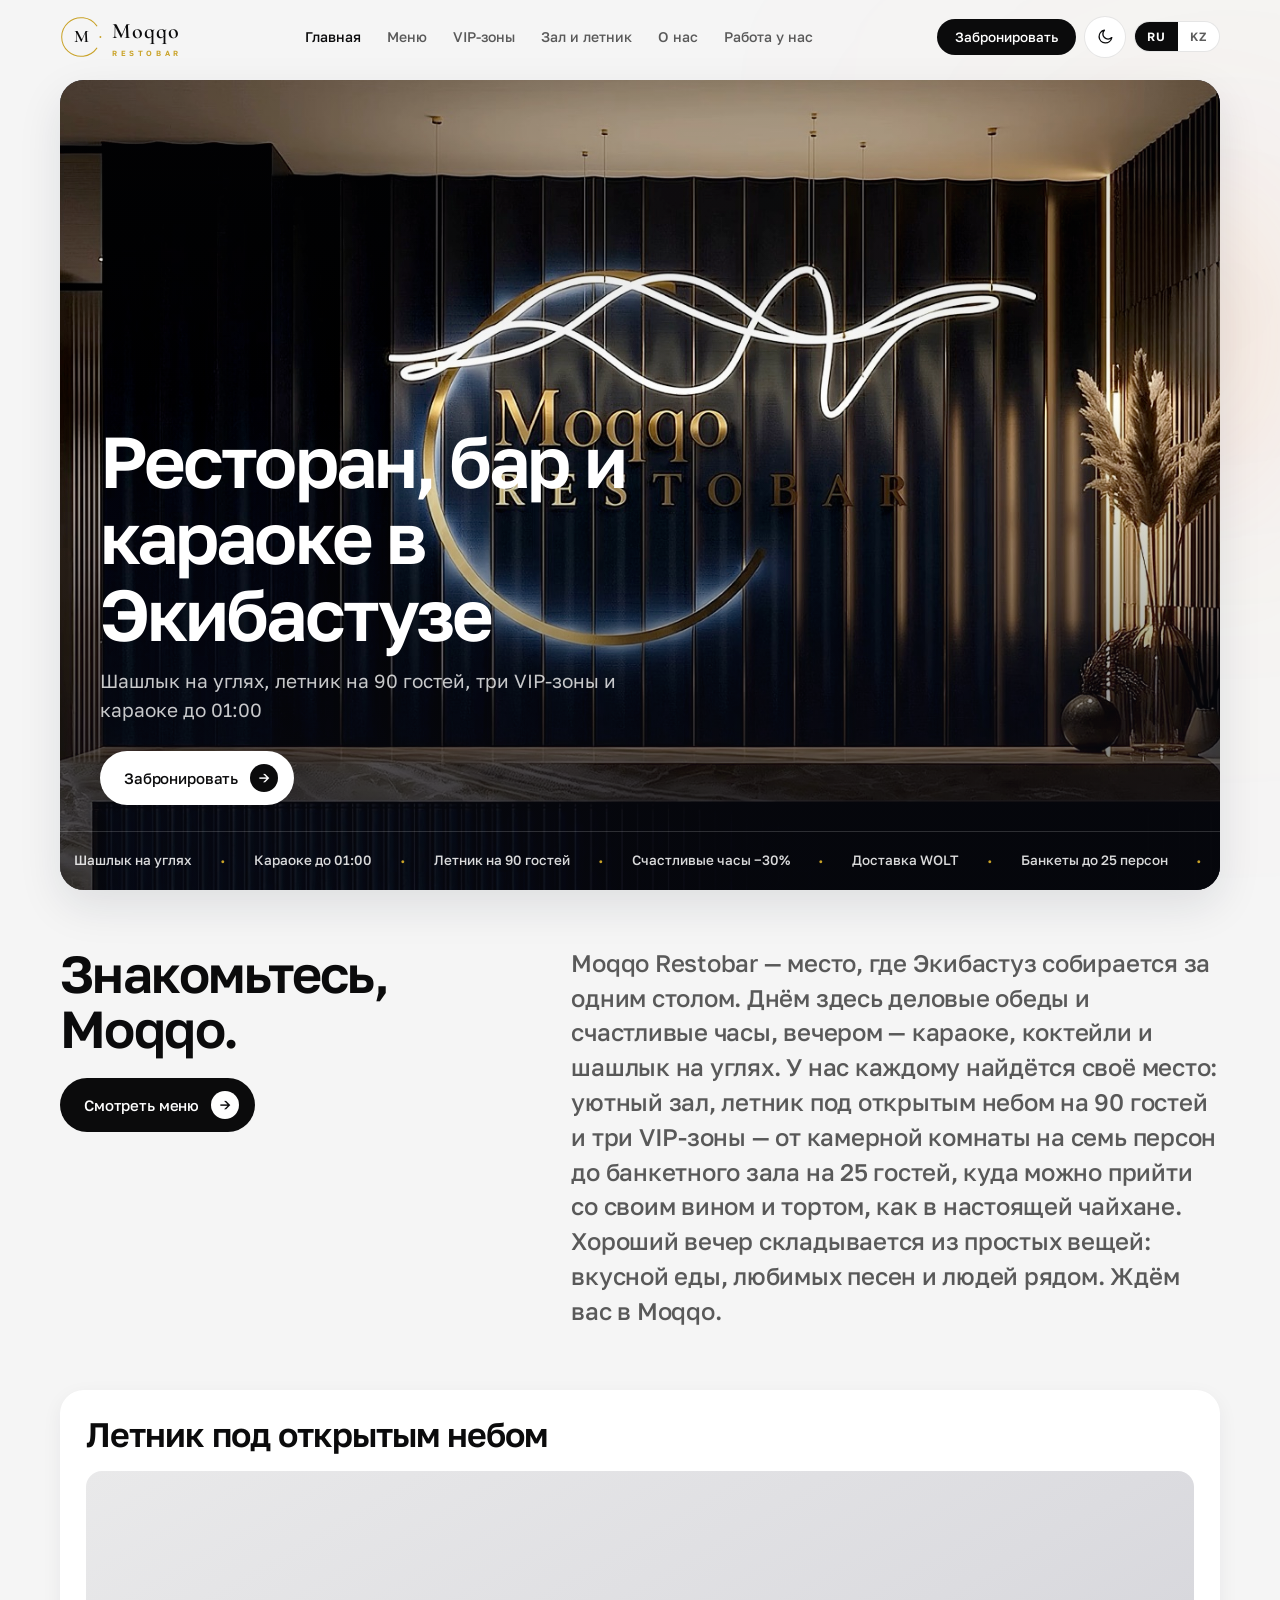
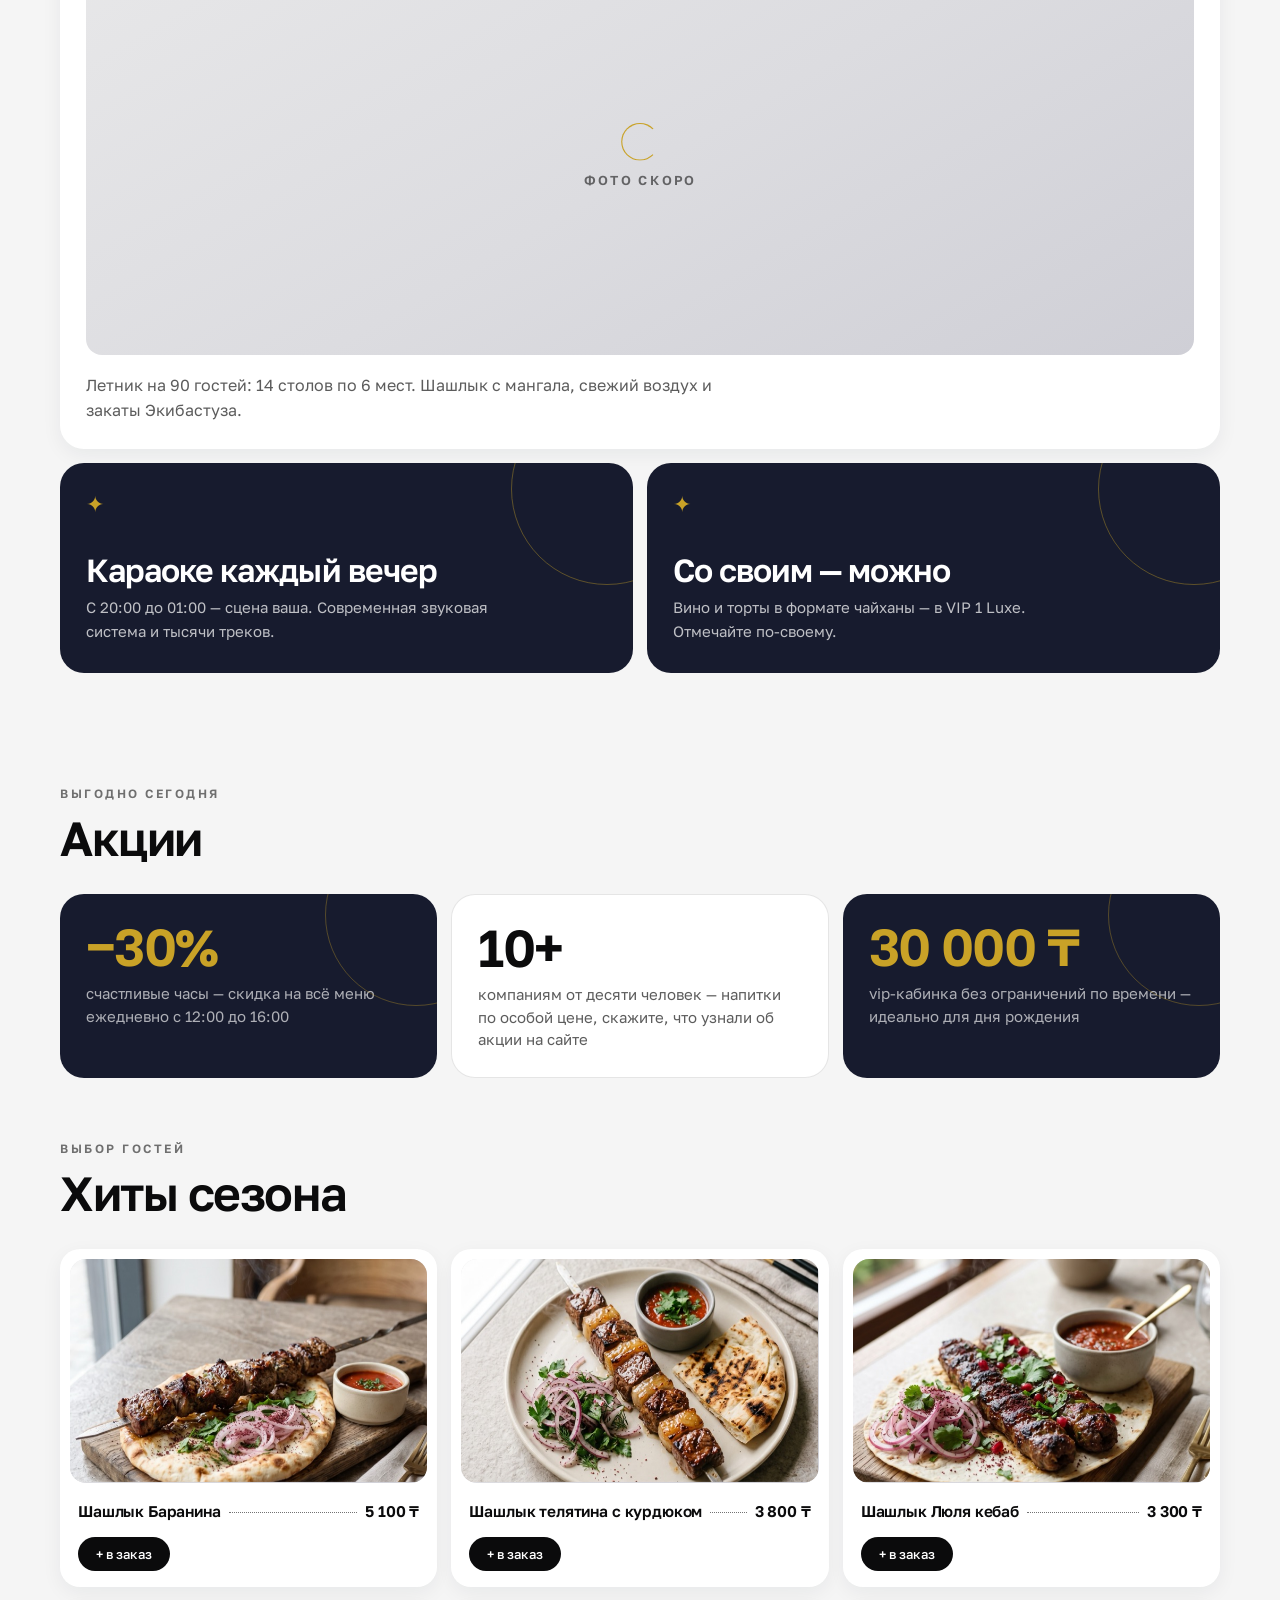
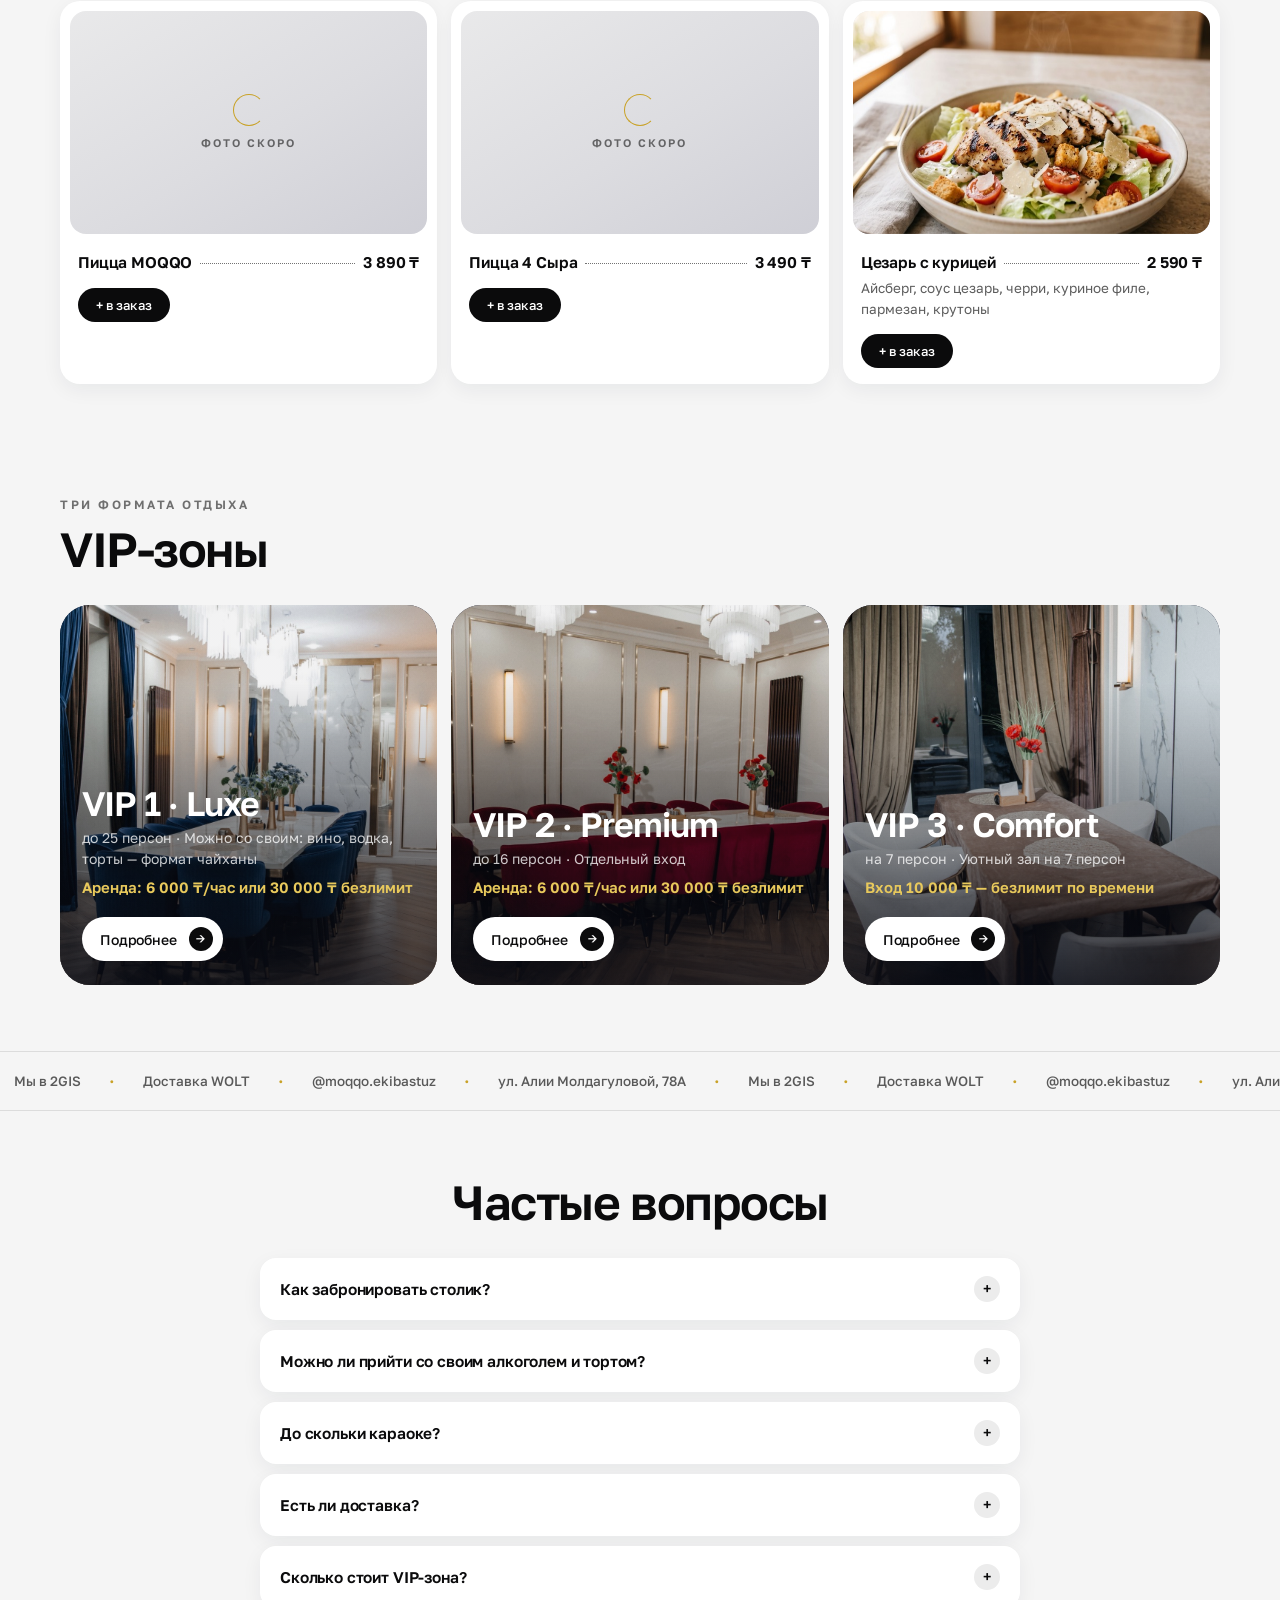
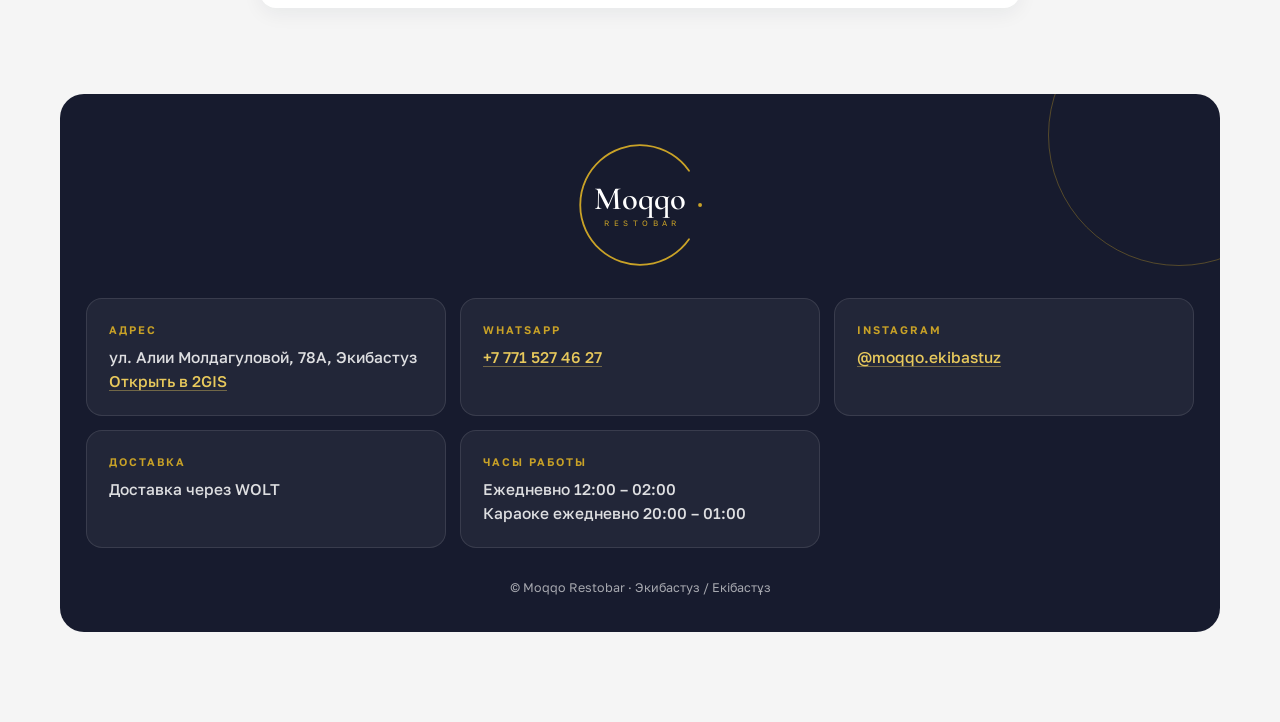
<file: index.html>
<!DOCTYPE html>
<html lang="ru">
<head>
<meta charset="utf-8">
<meta name="viewport" content="width=device-width, initial-scale=1, viewport-fit=cover">
<title>Moqqo Restobar — Экибастуз | Шашлык на углях, караоке, VIP-зоны</title>
<meta name="description" content="Moqqo Restobar в Экибастузе: шашлык на углях, караоке до 01:00, три VIP-зоны и летник на 90 гостей. Ул. Алии Молдагуловой, 78А.">
<meta name="theme-color" content="#f5f5f5">
<script>(function(){try{var t=localStorage.getItem("moqqo_theme");if(!t){t=window.matchMedia&&matchMedia("(prefers-color-scheme: dark)").matches?"dark":"light"}document.documentElement.dataset.theme=t;var m=document.querySelector('meta[name="theme-color"]');if(m)m.content=t==="dark"?"#0e1126":"#f5f5f5"}catch(e){}})();</script>
<link rel="manifest" href="manifest.webmanifest">
<link rel="icon" type="image/png" href="img/icon-192.png">
<link rel="apple-touch-icon" href="img/icon-192.png">
<link rel="preconnect" href="https://fonts.googleapis.com">
<link rel="preconnect" href="https://fonts.gstatic.com" crossorigin>
<link href="https://fonts.googleapis.com/css2?family=Cormorant+Garamond:wght@600&family=Golos+Text:wght@400;500;600&display=swap" rel="stylesheet">
<link rel="stylesheet" href="css/style.css">
</head>
<body data-page="home">
<div class="lamp-layer" aria-hidden="true">
  <div class="lamp-rig" id="lampRig">
    <div class="lamp-wash"></div>
    <div class="lamp-halo"></div>
    <div class="lamp-core"></div>
    <div class="lamp-bar"></div>
  </div>
</div>
<header class="site-header">
  <div class="wrap header-in">
    <a class="brand" href="index.html" aria-label="Moqqo Restobar — на главную">
      <svg viewBox="0 0 100 100" xmlns="http://www.w3.org/2000/svg" aria-hidden="true">
  <path d="M87.7 23.6 A46 46 0 1 0 87.7 76.4" fill="none" stroke="#c9a227" stroke-width="2.4" stroke-linecap="round"/>
  <circle cx="96.2" cy="50" r="2.2" fill="#c9a227"/>
  <text x="50" y="62" text-anchor="middle" font-family="Cormorant Garamond, Georgia, serif" font-size="42" font-weight="600" fill="currentColor">M</text>
</svg>
      <span class="brand-name">Moqqo<span class="brand-sub">Restobar</span></span>
    </a>
    <nav class="main-nav" id="mainNav">
      <a href="index.html" class="active" data-i18n="nav.home"></a>
      <a href="menu.html" data-i18n="nav.menu"></a>
      <a href="vip.html" data-i18n="nav.vip"></a>
      <a href="hall.html" data-i18n="nav.hall"></a>
      <a href="about.html" data-i18n="nav.about"></a>
      <a href="jobs.html" data-i18n="nav.jobs"></a>
      <button class="nav-theme" data-theme-toggle><span data-theme-label></span></button>
    </nav>
    <div class="header-right">
      <a class="book-pill" data-book-wa href="#" target="_blank" rel="noopener" data-i18n="btn.bookShort"></a>
      <button class="theme-btn" data-theme-toggle aria-label="Переключить тему">
        <svg class="icon-moon" viewBox="0 0 24 24" fill="none" stroke="currentColor" stroke-width="1.8" stroke-linecap="round" stroke-linejoin="round" aria-hidden="true"><path d="M21 12.8A8.5 8.5 0 1 1 11.2 3a6.8 6.8 0 0 0 9.8 9.8z"/></svg>
        <svg class="icon-sun" viewBox="0 0 24 24" fill="none" stroke="currentColor" stroke-width="1.8" stroke-linecap="round" aria-hidden="true"><circle cx="12" cy="12" r="4"/><path d="M12 2v2M12 20v2M4.9 4.9l1.4 1.4M17.7 17.7l1.4 1.4M2 12h2M20 12h2M4.9 19.1l1.4-1.4M17.7 6.3l1.4-1.4"/></svg>
      </button>
      <div class="lang-switch" role="group" aria-label="Язык">
        <button class="lang-btn" data-lang="ru">RU</button>
        <button class="lang-btn" data-lang="kz">KZ</button>
      </div>
      <button class="burger" id="burger" aria-label="Меню навигации"><span></span><span></span><span></span></button>
    </div>
  </div>
</header>

<!-- Hero: карточка с медиа (img/hero.mp4 → img/hero.jpg → заглушка) -->
<section class="hero-fin">
  <div class="wrap">
    <div class="hero-card">
      <div class="hero-media" id="heroMedia"><div class="hero-fallback"><svg viewBox="0 0 100 100" xmlns="http://www.w3.org/2000/svg" role="img" aria-label="Moqqo Restobar">
  <path d="M87.7 23.6 A46 46 0 1 0 87.7 76.4" fill="none" stroke="#c9a227" stroke-width="1.4" stroke-linecap="round"/>
  <circle cx="96.2" cy="50" r="1.5" fill="#c9a227"/>
  <text x="50" y="54" text-anchor="middle" font-family="Cormorant Garamond, Georgia, serif" font-size="25" font-weight="600" fill="currentColor">Moqqo</text>
  <text x="52" y="66" text-anchor="middle" font-family="Golos Text, sans-serif" font-size="6" letter-spacing="3.4" fill="#c9a227">RESTOBAR</text>
</svg></div></div>
      <div class="hero-overlay">
        <h1 data-site="heroTitle"></h1>
        <p class="hero-sub" data-site="heroSub"></p>
        <a class="btn btn-on-photo" data-book-wa href="#" target="_blank" rel="noopener"><span data-i18n="btn.bookShort"></span><span class="arr">→</span></a>
      </div>
      <div class="marquee"><div class="marquee-track" data-marquee="marquee1"></div></div>
    </div>
  </div>
</section>

<!-- Знакомьтесь, Moqqo. -->
<section class="section">
  <div class="wrap about-split">
    <div>
      <h2 data-i18n="sec.about"></h2>
      <a class="btn" href="menu.html"><span data-i18n="btn.viewMenu"></span><span class="arr">→</span></a>
    </div>
    <p class="lead" data-site="about"></p>
  </div>
</section>

<!-- Сетка: широкая карточка летника + две тёмные -->
<section class="section" style="padding-top:6px">
  <div class="wrap cards-grid" id="homeCards"></div>
</section>

<!-- Акции -->
<section class="section">
  <div class="wrap">
    <div class="sec-head"><p class="eyebrow" data-i18n="sec.promosSub"></p><h2 data-i18n="sec.promos"></h2></div>
    <div class="promo-grid" data-promos></div>
  </div>
</section>

<!-- Хиты сезона -->
<section class="section" style="padding-top:6px">
  <div class="wrap">
    <div class="sec-head"><p class="eyebrow" data-i18n="sec.hitsSub"></p><h2 data-i18n="sec.hits"></h2></div>
    <div class="dish-grid" id="hitsGrid"></div>
  </div>
</section>

<!-- VIP-зоны -->
<section class="section">
  <div class="wrap">
    <div class="sec-head"><p class="eyebrow" data-i18n="sec.vipSub"></p><h2 data-i18n="sec.vip"></h2></div>
    <div class="vip-preview" id="vipPreview"></div>
  </div>
</section>

<!-- Вторая бегущая строка -->
<div class="marquee-band"><div class="marquee slow"><div class="marquee-track" data-marquee="marquee2"></div></div></div>

<!-- FAQ -->
<section class="section">
  <div class="wrap">
    <div class="sec-head center"><h2 data-i18n="sec.faq"></h2></div>
    <div class="faq-list" id="faqList"></div>
  </div>
</section>

<footer class="site-footer">
  <div class="wrap"><div class="foot-card">
    <div class="foot-logo"><svg viewBox="0 0 100 100" xmlns="http://www.w3.org/2000/svg" role="img" aria-label="Moqqo Restobar">
  <path d="M87.7 23.6 A46 46 0 1 0 87.7 76.4" fill="none" stroke="#c9a227" stroke-width="1.4" stroke-linecap="round"/>
  <circle cx="96.2" cy="50" r="1.5" fill="#c9a227"/>
  <text x="50" y="53" text-anchor="middle" font-family="Cormorant Garamond, Georgia, serif" font-size="25" font-weight="600" fill="currentColor">Moqqo</text>
  <text x="52" y="66" text-anchor="middle" font-family="Golos Text, sans-serif" font-size="6" letter-spacing="3.4" fill="#c9a227">RESTOBAR</text>
</svg></div>
    <div class="foot-grid" data-contacts></div>
    <p class="copyright">© Moqqo Restobar · Экибастуз / Екібастұз</p>
  </div></div>
</footer>

<a class="cart-fab" id="cartFab" href="cart.html" aria-label="Корзина">
  <svg viewBox="0 0 24 24" fill="none" stroke="currentColor" stroke-width="1.8" stroke-linecap="round" stroke-linejoin="round" aria-hidden="true"><circle cx="9" cy="21" r="1.4"/><circle cx="19" cy="21" r="1.4"/><path d="M2.5 3h2l2.6 12.5a1.6 1.6 0 0 0 1.6 1.3h9.7a1.6 1.6 0 0 0 1.6-1.3L22 7H6"/></svg>
  <span class="fab-count">0</span>
</a>

<script src="js/data/menu-data.js"></script>
<script src="js/data/hits-data.js"></script>
<script src="js/data/promos-data.js"></script>
<script src="js/data/vip-data.js"></script>
<script src="js/data/site-data.js"></script>
<script src="js/i18n.js"></script>
<script src="js/app.js"></script>
<script src="js/menu.js"></script>
</body>
</html>
</file>
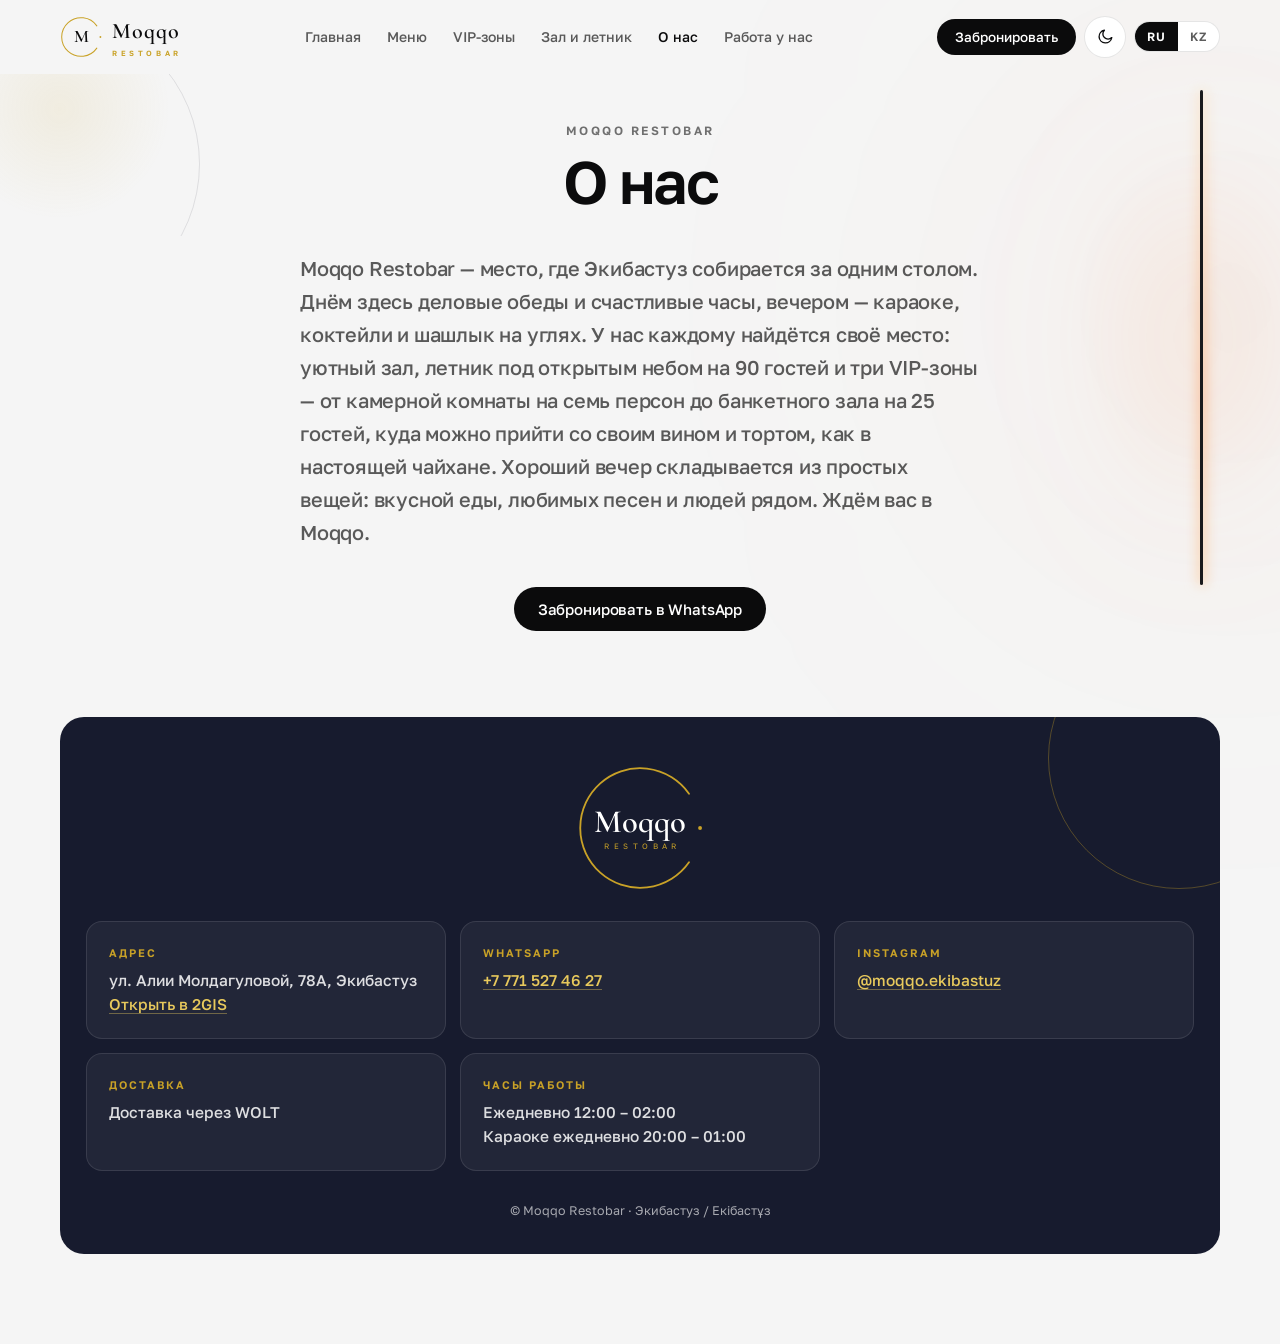
<file: about.html>
<!DOCTYPE html>
<html lang="ru">
<head>
<meta charset="utf-8">
<meta name="viewport" content="width=device-width, initial-scale=1, viewport-fit=cover">
<title>О нас — Moqqo Restobar, Экибастуз</title>
<meta name="description" content="Moqqo Restobar — место, где Экибастуз собирается за одним столом.">
<meta name="theme-color" content="#f5f5f5">
<script>(function(){try{var t=localStorage.getItem("moqqo_theme");if(!t){t=window.matchMedia&&matchMedia("(prefers-color-scheme: dark)").matches?"dark":"light"}document.documentElement.dataset.theme=t;var m=document.querySelector('meta[name="theme-color"]');if(m)m.content=t==="dark"?"#0e1126":"#f5f5f5"}catch(e){}})();</script>
<link rel="manifest" href="manifest.webmanifest">
<link rel="icon" type="image/png" href="img/icon-192.png">
<link rel="apple-touch-icon" href="img/icon-192.png">
<link rel="preconnect" href="https://fonts.googleapis.com">
<link rel="preconnect" href="https://fonts.gstatic.com" crossorigin>
<link href="https://fonts.googleapis.com/css2?family=Cormorant+Garamond:wght@600&family=Golos+Text:wght@400;500;600&display=swap" rel="stylesheet">
<link rel="stylesheet" href="css/style.css">
</head><body data-page="about">
<div class="lamp-layer" aria-hidden="true">
  <div class="lamp-rig" id="lampRig">
    <div class="lamp-wash"></div>
    <div class="lamp-halo"></div>
    <div class="lamp-core"></div>
    <div class="lamp-bar"></div>
  </div>
</div>
<header class="site-header">
  <div class="wrap header-in">
    <a class="brand" href="index.html" aria-label="Moqqo Restobar — на главную">
      <svg viewBox="0 0 100 100" xmlns="http://www.w3.org/2000/svg" aria-hidden="true">
  <path d="M87.7 23.6 A46 46 0 1 0 87.7 76.4" fill="none" stroke="#c9a227" stroke-width="2.4" stroke-linecap="round"/>
  <circle cx="96.2" cy="50" r="2.2" fill="#c9a227"/>
  <text x="50" y="62" text-anchor="middle" font-family="Cormorant Garamond, Georgia, serif" font-size="42" font-weight="600" fill="currentColor">M</text>
</svg>
      <span class="brand-name">Moqqo<span class="brand-sub">Restobar</span></span>
    </a>
    <nav class="main-nav" id="mainNav">
      <a href="index.html" data-i18n="nav.home"></a>
      <a href="menu.html" data-i18n="nav.menu"></a>
      <a href="vip.html" data-i18n="nav.vip"></a>
      <a href="hall.html" data-i18n="nav.hall"></a>
      <a href="about.html" class="active" data-i18n="nav.about"></a>
      <a href="jobs.html" data-i18n="nav.jobs"></a>
      <button class="nav-theme" data-theme-toggle><span data-theme-label></span></button>
    </nav>
    <div class="header-right">
      <a class="book-pill" data-book-wa href="#" target="_blank" rel="noopener" data-i18n="btn.bookShort"></a>
      <button class="theme-btn" data-theme-toggle aria-label="Переключить тему">
        <svg class="icon-moon" viewBox="0 0 24 24" fill="none" stroke="currentColor" stroke-width="1.8" stroke-linecap="round" stroke-linejoin="round" aria-hidden="true"><path d="M21 12.8A8.5 8.5 0 1 1 11.2 3a6.8 6.8 0 0 0 9.8 9.8z"/></svg>
        <svg class="icon-sun" viewBox="0 0 24 24" fill="none" stroke="currentColor" stroke-width="1.8" stroke-linecap="round" aria-hidden="true"><circle cx="12" cy="12" r="4"/><path d="M12 2v2M12 20v2M4.9 4.9l1.4 1.4M17.7 17.7l1.4 1.4M2 12h2M20 12h2M4.9 19.1l1.4-1.4M17.7 6.3l1.4-1.4"/></svg>
      </button>
      <div class="lang-switch" role="group" aria-label="Язык">
        <button class="lang-btn" data-lang="ru">RU</button>
        <button class="lang-btn" data-lang="kz">KZ</button>
      </div>
      <button class="burger" id="burger" aria-label="Меню навигации"><span></span><span></span><span></span></button>
    </div>
  </div>
</header>

<section class="page-hero">
  <div class="plx-decor d1" data-plx="0.3"></div>
  <div class="plx-decor glow d5" data-plx="0.2"></div>
  <div class="wrap">
    <p class="eyebrow">Moqqo Restobar</p>
    <h1 data-i18n="nav.about"></h1>
  </div>
</section>

<section class="section" style="padding-top:16px">
  <div class="wrap">
    <p class="prose" data-site="about"></p>
    <p style="text-align:center; margin-top:38px">
      <a class="btn btn-gold" data-book-wa href="#" target="_blank" rel="noopener" data-i18n="btn.book"></a>
    </p>
  </div>
</section>

<footer class="site-footer">
  <div class="wrap"><div class="foot-card">
    <div class="foot-logo"><svg viewBox="0 0 100 100" xmlns="http://www.w3.org/2000/svg" role="img" aria-label="Moqqo Restobar">
  <path d="M87.7 23.6 A46 46 0 1 0 87.7 76.4" fill="none" stroke="#c9a227" stroke-width="1.4" stroke-linecap="round"/>
  <circle cx="96.2" cy="50" r="1.5" fill="#c9a227"/>
  <text x="50" y="53" text-anchor="middle" font-family="Cormorant Garamond, Georgia, serif" font-size="25" font-weight="600" fill="currentColor">Moqqo</text>
  <text x="52" y="66" text-anchor="middle" font-family="Golos Text, sans-serif" font-size="6" letter-spacing="3.4" fill="#c9a227">RESTOBAR</text>
</svg></div>
    <div class="foot-grid" data-contacts></div>
    <p class="copyright">© Moqqo Restobar · Экибастуз / Екібастұз</p>
  </div></div>
</footer>

<a class="cart-fab" id="cartFab" href="cart.html" aria-label="Корзина">
  <svg viewBox="0 0 24 24" fill="none" stroke="currentColor" stroke-width="1.8" stroke-linecap="round" stroke-linejoin="round" aria-hidden="true"><circle cx="9" cy="21" r="1.4"/><circle cx="19" cy="21" r="1.4"/><path d="M2.5 3h2l2.6 12.5a1.6 1.6 0 0 0 1.6 1.3h9.7a1.6 1.6 0 0 0 1.6-1.3L22 7H6"/></svg>
  <span class="fab-count">0</span>
</a>

<script src="js/data/menu-data.js"></script>
<script src="js/data/hits-data.js"></script>
<script src="js/data/promos-data.js"></script>
<script src="js/data/vip-data.js"></script>
<script src="js/data/site-data.js"></script>
<script src="js/i18n.js"></script>
<script src="js/app.js"></script>

</body>
</html>
</file>
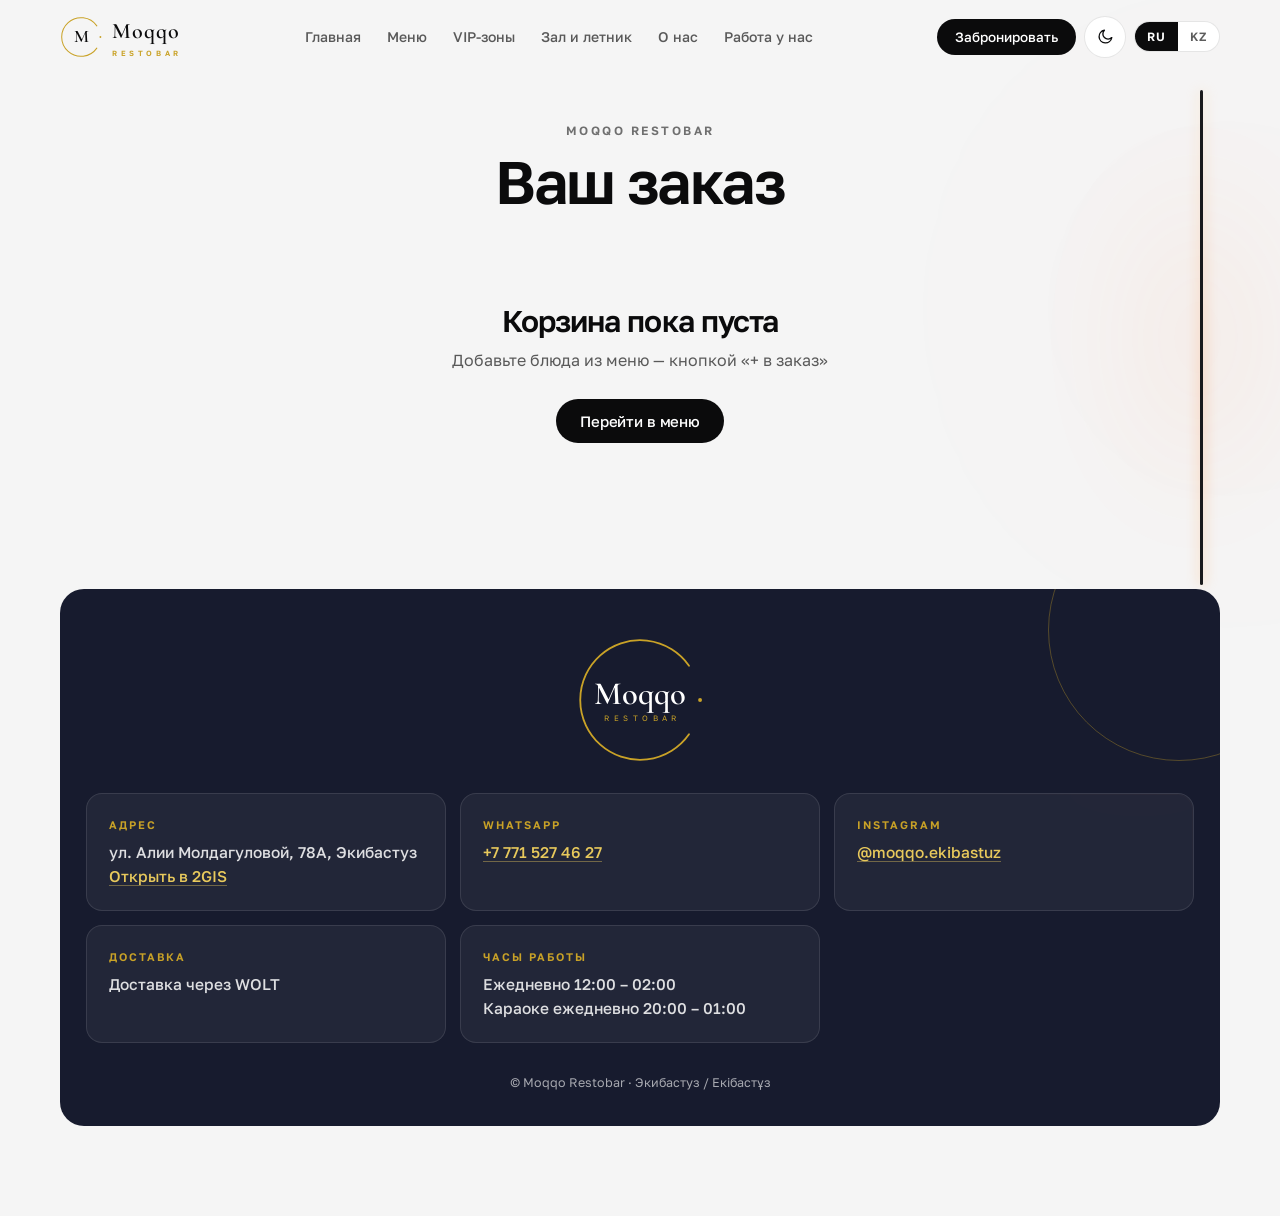
<file: cart.html>
<!DOCTYPE html>
<html lang="ru">
<head>
<meta charset="utf-8">
<meta name="viewport" content="width=device-width, initial-scale=1, viewport-fit=cover">
<title>Корзина — Moqqo Restobar</title>
<meta name="description" content="Ваш заказ в Moqqo Restobar: покажите официанту или отправьте в WhatsApp.">
<meta name="theme-color" content="#f5f5f5">
<script>(function(){try{var t=localStorage.getItem("moqqo_theme");if(!t){t=window.matchMedia&&matchMedia("(prefers-color-scheme: dark)").matches?"dark":"light"}document.documentElement.dataset.theme=t;var m=document.querySelector('meta[name="theme-color"]');if(m)m.content=t==="dark"?"#0e1126":"#f5f5f5"}catch(e){}})();</script>
<link rel="manifest" href="manifest.webmanifest">
<link rel="icon" type="image/png" href="img/icon-192.png">
<link rel="apple-touch-icon" href="img/icon-192.png">
<link rel="preconnect" href="https://fonts.googleapis.com">
<link rel="preconnect" href="https://fonts.gstatic.com" crossorigin>
<link href="https://fonts.googleapis.com/css2?family=Cormorant+Garamond:wght@600&family=Golos+Text:wght@400;500;600&display=swap" rel="stylesheet">
<link rel="stylesheet" href="css/style.css">
</head><body data-page="cart">
<div class="lamp-layer" aria-hidden="true">
  <div class="lamp-rig" id="lampRig">
    <div class="lamp-wash"></div>
    <div class="lamp-halo"></div>
    <div class="lamp-core"></div>
    <div class="lamp-bar"></div>
  </div>
</div>
<header class="site-header">
  <div class="wrap header-in">
    <a class="brand" href="index.html" aria-label="Moqqo Restobar — на главную">
      <svg viewBox="0 0 100 100" xmlns="http://www.w3.org/2000/svg" aria-hidden="true">
  <path d="M87.7 23.6 A46 46 0 1 0 87.7 76.4" fill="none" stroke="#c9a227" stroke-width="2.4" stroke-linecap="round"/>
  <circle cx="96.2" cy="50" r="2.2" fill="#c9a227"/>
  <text x="50" y="62" text-anchor="middle" font-family="Cormorant Garamond, Georgia, serif" font-size="42" font-weight="600" fill="currentColor">M</text>
</svg>
      <span class="brand-name">Moqqo<span class="brand-sub">Restobar</span></span>
    </a>
    <nav class="main-nav" id="mainNav">
      <a href="index.html" data-i18n="nav.home"></a>
      <a href="menu.html" data-i18n="nav.menu"></a>
      <a href="vip.html" data-i18n="nav.vip"></a>
      <a href="hall.html" data-i18n="nav.hall"></a>
      <a href="about.html" data-i18n="nav.about"></a>
      <a href="jobs.html" data-i18n="nav.jobs"></a>
      <button class="nav-theme" data-theme-toggle><span data-theme-label></span></button>
    </nav>
    <div class="header-right">
      <a class="book-pill" data-book-wa href="#" target="_blank" rel="noopener" data-i18n="btn.bookShort"></a>
      <button class="theme-btn" data-theme-toggle aria-label="Переключить тему">
        <svg class="icon-moon" viewBox="0 0 24 24" fill="none" stroke="currentColor" stroke-width="1.8" stroke-linecap="round" stroke-linejoin="round" aria-hidden="true"><path d="M21 12.8A8.5 8.5 0 1 1 11.2 3a6.8 6.8 0 0 0 9.8 9.8z"/></svg>
        <svg class="icon-sun" viewBox="0 0 24 24" fill="none" stroke="currentColor" stroke-width="1.8" stroke-linecap="round" aria-hidden="true"><circle cx="12" cy="12" r="4"/><path d="M12 2v2M12 20v2M4.9 4.9l1.4 1.4M17.7 17.7l1.4 1.4M2 12h2M20 12h2M4.9 19.1l1.4-1.4M17.7 6.3l1.4-1.4"/></svg>
      </button>
      <div class="lang-switch" role="group" aria-label="Язык">
        <button class="lang-btn" data-lang="ru">RU</button>
        <button class="lang-btn" data-lang="kz">KZ</button>
      </div>
      <button class="burger" id="burger" aria-label="Меню навигации"><span></span><span></span><span></span></button>
    </div>
  </div>
</header>

<section class="page-hero">
  <div class="wrap">
    <p class="eyebrow">Moqqo Restobar</p>
    <h1 data-i18n="cart.title"></h1>
  </div>
</section>

<section class="section" style="padding-top:10px">
  <div class="wrap" style="max-width:640px">

    <div class="cart-empty" id="cartEmpty">
      <h2 data-i18n="cart.empty"></h2>
      <p data-i18n="cart.emptyHint"></p>
      <a class="btn btn-gold" href="menu.html" data-i18n="btn.toMenu"></a>
    </div>

    <div class="cart-list" id="cartList"></div>
    <div class="cart-total" id="cartTotal" style="display:none"></div>

    <div class="cart-actions" id="cartActions" style="display:none">
      <button class="btn btn-gold btn-block" id="showWaiter" data-i18n="btn.waiter"></button>
      <a class="btn btn-line btn-block" id="waSend" href="#" target="_blank" rel="noopener" data-i18n="btn.sendWa"></a>
      <button class="btn btn-line btn-block" id="shareBtn" data-i18n="btn.share"></button>
      <p class="cart-clear"><button id="clearCart" data-i18n="btn.clear"></button></p>
    </div>

  </div>
</section>

<div class="waiter-overlay" id="waiterOverlay" role="dialog" aria-modal="true">
  <div class="wrap" style="max-width:640px">
    <div class="waiter-head">
      <h2 data-i18n="cart.waiterTitle"></h2>
      <button class="waiter-close" id="waiterClose" data-i18n="btn.close"></button>
    </div>
    <div id="waiterList"></div>
  </div>
</div>

<footer class="site-footer">
  <div class="wrap"><div class="foot-card">
    <div class="foot-logo"><svg viewBox="0 0 100 100" xmlns="http://www.w3.org/2000/svg" role="img" aria-label="Moqqo Restobar">
  <path d="M87.7 23.6 A46 46 0 1 0 87.7 76.4" fill="none" stroke="#c9a227" stroke-width="1.4" stroke-linecap="round"/>
  <circle cx="96.2" cy="50" r="1.5" fill="#c9a227"/>
  <text x="50" y="53" text-anchor="middle" font-family="Cormorant Garamond, Georgia, serif" font-size="25" font-weight="600" fill="currentColor">Moqqo</text>
  <text x="52" y="66" text-anchor="middle" font-family="Golos Text, sans-serif" font-size="6" letter-spacing="3.4" fill="#c9a227">RESTOBAR</text>
</svg></div>
    <div class="foot-grid" data-contacts></div>
    <p class="copyright">© Moqqo Restobar · Экибастуз / Екібастұз</p>
  </div></div>
</footer>

<a class="cart-fab" id="cartFab" href="cart.html" aria-label="Корзина">
  <svg viewBox="0 0 24 24" fill="none" stroke="currentColor" stroke-width="1.8" stroke-linecap="round" stroke-linejoin="round" aria-hidden="true"><circle cx="9" cy="21" r="1.4"/><circle cx="19" cy="21" r="1.4"/><path d="M2.5 3h2l2.6 12.5a1.6 1.6 0 0 0 1.6 1.3h9.7a1.6 1.6 0 0 0 1.6-1.3L22 7H6"/></svg>
  <span class="fab-count">0</span>
</a>

<script src="js/data/menu-data.js"></script>
<script src="js/data/hits-data.js"></script>
<script src="js/data/promos-data.js"></script>
<script src="js/data/vip-data.js"></script>
<script src="js/data/site-data.js"></script>
<script src="js/i18n.js"></script>
<script src="js/app.js"></script>
<script src="js/cart.js"></script>
</body>
</html>
</file>
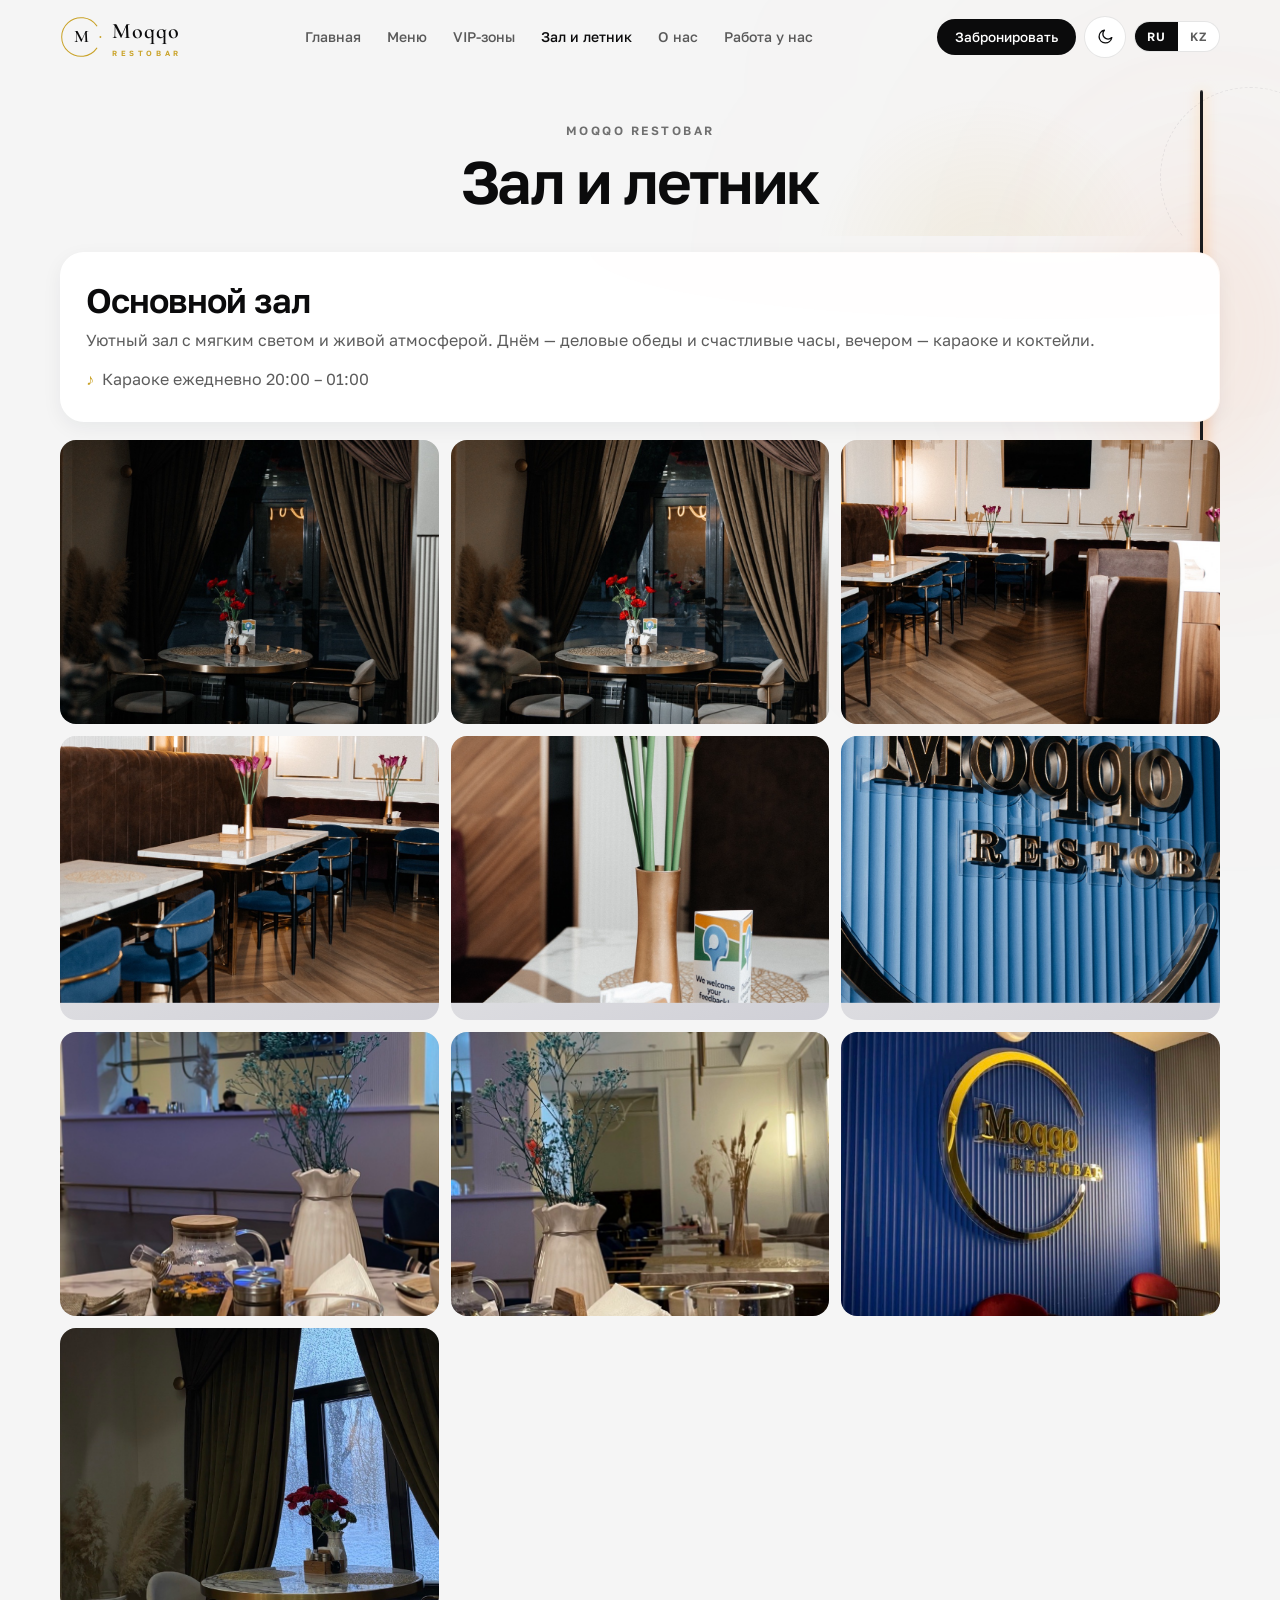
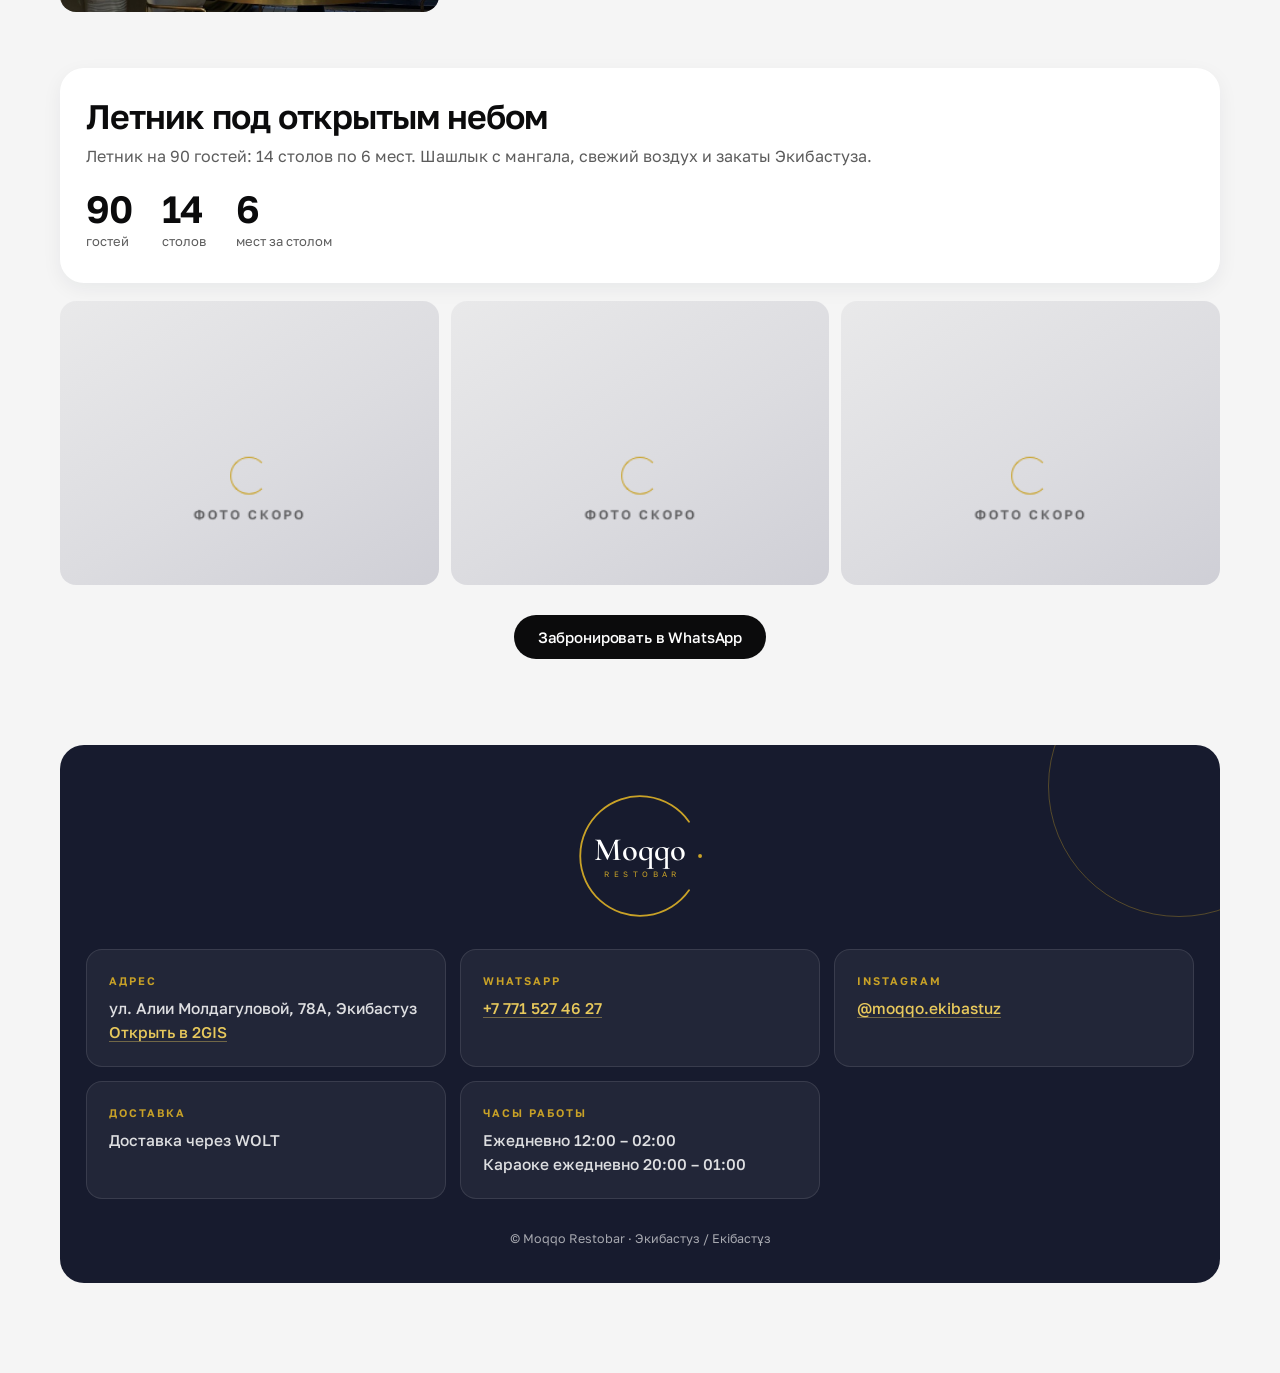
<file: hall.html>
<!DOCTYPE html>
<html lang="ru">
<head>
<meta charset="utf-8">
<meta name="viewport" content="width=device-width, initial-scale=1, viewport-fit=cover">
<title>Зал и летник — Moqqo Restobar, Экибастуз</title>
<meta name="description" content="Уютный зал и летник на 90 гостей: 14 столов по 6 мест. Караоке ежедневно 20:00–01:00.">
<meta name="theme-color" content="#f5f5f5">
<script>(function(){try{var t=localStorage.getItem("moqqo_theme");if(!t){t=window.matchMedia&&matchMedia("(prefers-color-scheme: dark)").matches?"dark":"light"}document.documentElement.dataset.theme=t;var m=document.querySelector('meta[name="theme-color"]');if(m)m.content=t==="dark"?"#0e1126":"#f5f5f5"}catch(e){}})();</script>
<link rel="manifest" href="manifest.webmanifest">
<link rel="icon" type="image/png" href="img/icon-192.png">
<link rel="apple-touch-icon" href="img/icon-192.png">
<link rel="preconnect" href="https://fonts.googleapis.com">
<link rel="preconnect" href="https://fonts.gstatic.com" crossorigin>
<link href="https://fonts.googleapis.com/css2?family=Cormorant+Garamond:wght@600&family=Golos+Text:wght@400;500;600&display=swap" rel="stylesheet">
<link rel="stylesheet" href="css/style.css">
</head><body data-page="hall">
<div class="lamp-layer" aria-hidden="true">
  <div class="lamp-rig" id="lampRig">
    <div class="lamp-wash"></div>
    <div class="lamp-halo"></div>
    <div class="lamp-core"></div>
    <div class="lamp-bar"></div>
  </div>
</div>
<header class="site-header">
  <div class="wrap header-in">
    <a class="brand" href="index.html" aria-label="Moqqo Restobar — на главную">
      <svg viewBox="0 0 100 100" xmlns="http://www.w3.org/2000/svg" aria-hidden="true">
  <path d="M87.7 23.6 A46 46 0 1 0 87.7 76.4" fill="none" stroke="#c9a227" stroke-width="2.4" stroke-linecap="round"/>
  <circle cx="96.2" cy="50" r="2.2" fill="#c9a227"/>
  <text x="50" y="62" text-anchor="middle" font-family="Cormorant Garamond, Georgia, serif" font-size="42" font-weight="600" fill="currentColor">M</text>
</svg>
      <span class="brand-name">Moqqo<span class="brand-sub">Restobar</span></span>
    </a>
    <nav class="main-nav" id="mainNav">
      <a href="index.html" data-i18n="nav.home"></a>
      <a href="menu.html" data-i18n="nav.menu"></a>
      <a href="vip.html" data-i18n="nav.vip"></a>
      <a href="hall.html" class="active" data-i18n="nav.hall"></a>
      <a href="about.html" data-i18n="nav.about"></a>
      <a href="jobs.html" data-i18n="nav.jobs"></a>
      <button class="nav-theme" data-theme-toggle><span data-theme-label></span></button>
    </nav>
    <div class="header-right">
      <a class="book-pill" data-book-wa href="#" target="_blank" rel="noopener" data-i18n="btn.bookShort"></a>
      <button class="theme-btn" data-theme-toggle aria-label="Переключить тему">
        <svg class="icon-moon" viewBox="0 0 24 24" fill="none" stroke="currentColor" stroke-width="1.8" stroke-linecap="round" stroke-linejoin="round" aria-hidden="true"><path d="M21 12.8A8.5 8.5 0 1 1 11.2 3a6.8 6.8 0 0 0 9.8 9.8z"/></svg>
        <svg class="icon-sun" viewBox="0 0 24 24" fill="none" stroke="currentColor" stroke-width="1.8" stroke-linecap="round" aria-hidden="true"><circle cx="12" cy="12" r="4"/><path d="M12 2v2M12 20v2M4.9 4.9l1.4 1.4M17.7 17.7l1.4 1.4M2 12h2M20 12h2M4.9 19.1l1.4-1.4M17.7 6.3l1.4-1.4"/></svg>
      </button>
      <div class="lang-switch" role="group" aria-label="Язык">
        <button class="lang-btn" data-lang="ru">RU</button>
        <button class="lang-btn" data-lang="kz">KZ</button>
      </div>
      <button class="burger" id="burger" aria-label="Меню навигации"><span></span><span></span><span></span></button>
    </div>
  </div>
</header>

<section class="page-hero">
  <div class="plx-decor d2" data-plx="0.35" style="top:8%"></div>
  <div class="plx-decor glow d4" data-plx="0.15"></div>
  <div class="wrap">
    <p class="eyebrow">Moqqo Restobar</p>
    <h1 data-i18n="sec.hall"></h1>
  </div>
</section>

<section class="section" style="padding-top:16px">
  <div class="wrap">
    <div class="feature-card">
      <h3 data-site="hall.title"></h3>
      <p data-site="hall.text"></p>
      <p style="margin-top:14px"><span class="gold">♪</span>&nbsp; <span data-site="karaoke"></span></p>
    </div>
    <div data-gallery="hall" data-count="3"></div>
  </div>
</section>

<section class="section" style="padding-top:0">
  <div class="wrap">
    <div class="feature-card">
      <h3 data-site="letnik.title"></h3>
      <p data-site="letnik.text"></p>
      <div class="stats" data-letnik-stats></div>
    </div>
    <div data-gallery="letnik" data-count="3"></div>
    <p style="text-align:center; margin-top:30px">
      <a class="btn btn-gold" data-book-wa href="#" target="_blank" rel="noopener" data-i18n="btn.book"></a>
    </p>
  </div>
</section>

<footer class="site-footer">
  <div class="wrap"><div class="foot-card">
    <div class="foot-logo"><svg viewBox="0 0 100 100" xmlns="http://www.w3.org/2000/svg" role="img" aria-label="Moqqo Restobar">
  <path d="M87.7 23.6 A46 46 0 1 0 87.7 76.4" fill="none" stroke="#c9a227" stroke-width="1.4" stroke-linecap="round"/>
  <circle cx="96.2" cy="50" r="1.5" fill="#c9a227"/>
  <text x="50" y="53" text-anchor="middle" font-family="Cormorant Garamond, Georgia, serif" font-size="25" font-weight="600" fill="currentColor">Moqqo</text>
  <text x="52" y="66" text-anchor="middle" font-family="Golos Text, sans-serif" font-size="6" letter-spacing="3.4" fill="#c9a227">RESTOBAR</text>
</svg></div>
    <div class="foot-grid" data-contacts></div>
    <p class="copyright">© Moqqo Restobar · Экибастуз / Екібастұз</p>
  </div></div>
</footer>

<a class="cart-fab" id="cartFab" href="cart.html" aria-label="Корзина">
  <svg viewBox="0 0 24 24" fill="none" stroke="currentColor" stroke-width="1.8" stroke-linecap="round" stroke-linejoin="round" aria-hidden="true"><circle cx="9" cy="21" r="1.4"/><circle cx="19" cy="21" r="1.4"/><path d="M2.5 3h2l2.6 12.5a1.6 1.6 0 0 0 1.6 1.3h9.7a1.6 1.6 0 0 0 1.6-1.3L22 7H6"/></svg>
  <span class="fab-count">0</span>
</a>

<script src="js/data/menu-data.js"></script>
<script src="js/data/hits-data.js"></script>
<script src="js/data/promos-data.js"></script>
<script src="js/data/vip-data.js"></script>
<script src="js/data/site-data.js"></script>
<script src="js/i18n.js"></script>
<script src="js/app.js"></script>

</body>
</html>
</file>
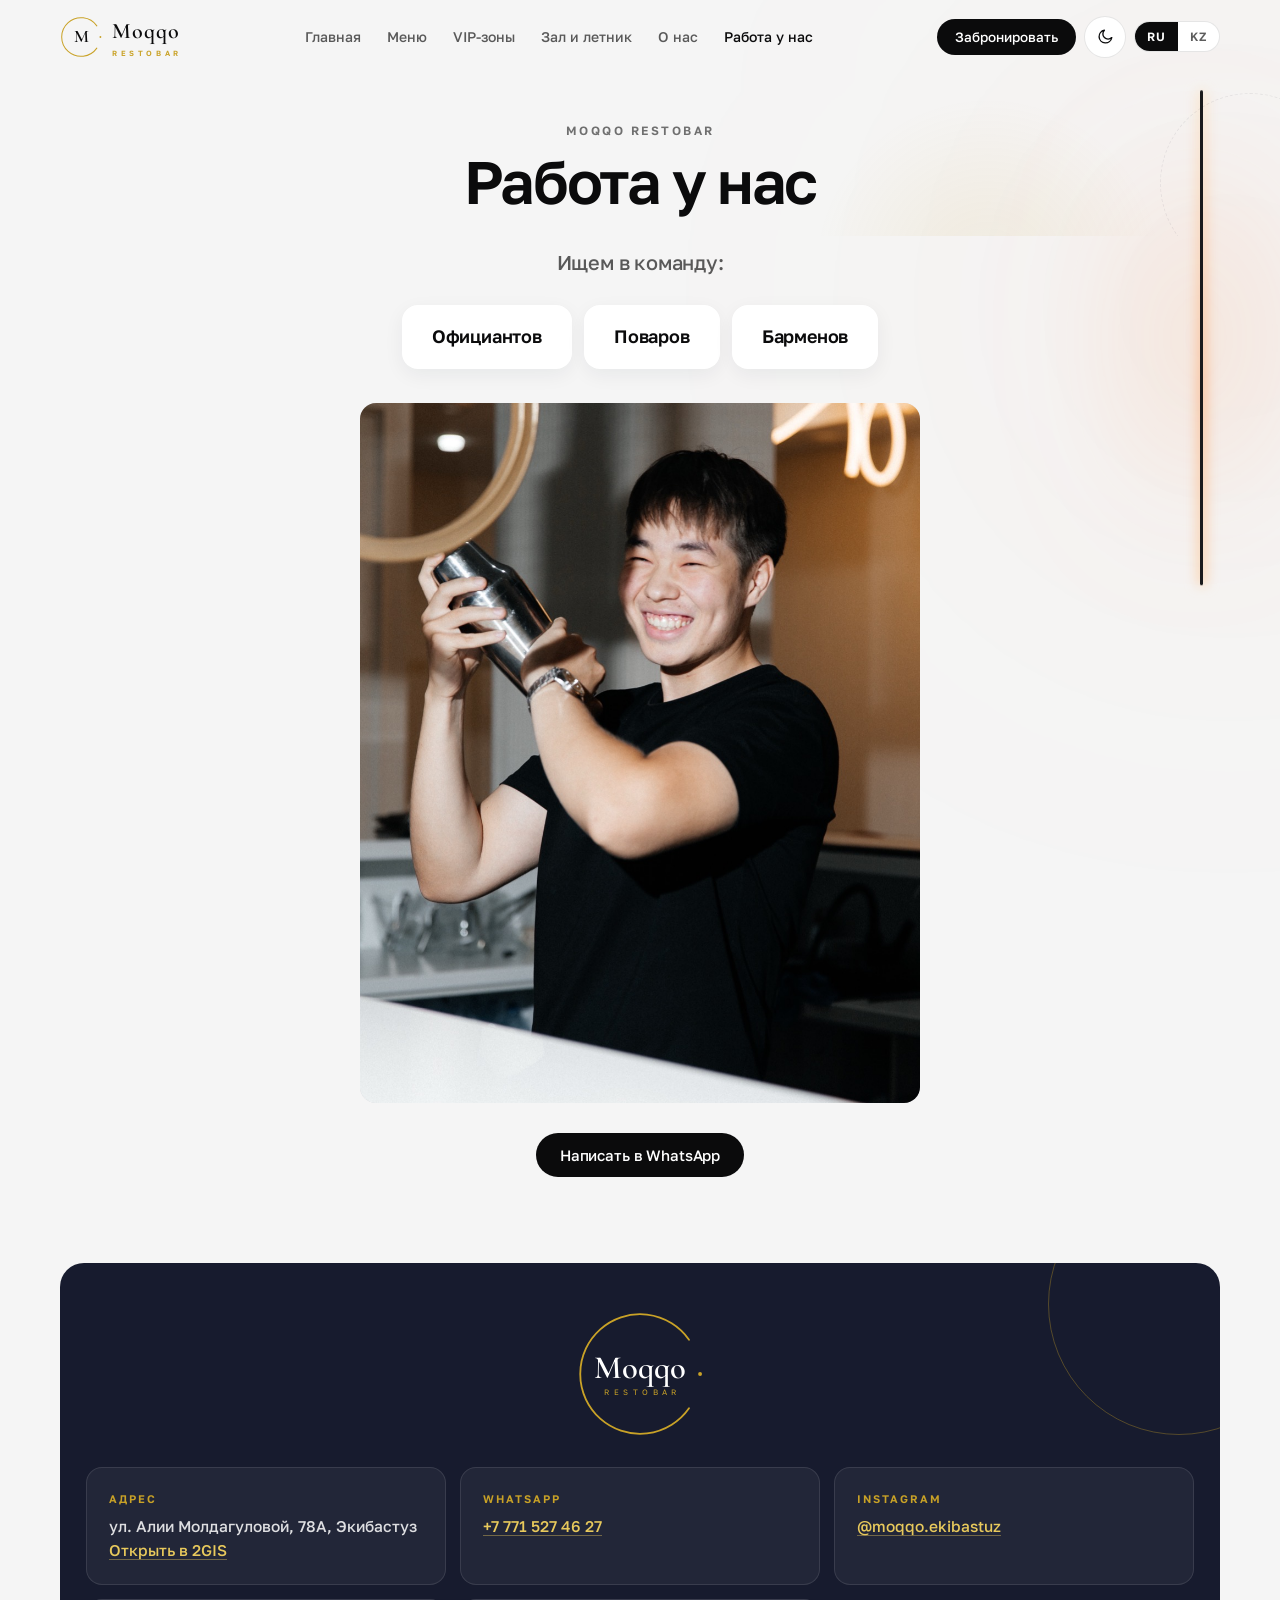
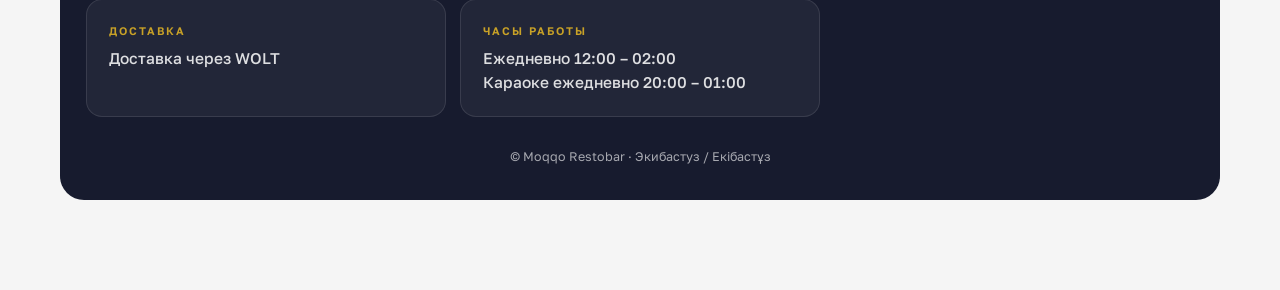
<file: jobs.html>
<!DOCTYPE html>
<html lang="ru">
<head>
<meta charset="utf-8">
<meta name="viewport" content="width=device-width, initial-scale=1, viewport-fit=cover">
<title>Работа у нас — Moqqo Restobar, Экибастуз</title>
<meta name="description" content="Ищем в команду официантов, поваров и барменов. Напишите нам в WhatsApp.">
<meta name="theme-color" content="#f5f5f5">
<script>(function(){try{var t=localStorage.getItem("moqqo_theme");if(!t){t=window.matchMedia&&matchMedia("(prefers-color-scheme: dark)").matches?"dark":"light"}document.documentElement.dataset.theme=t;var m=document.querySelector('meta[name="theme-color"]');if(m)m.content=t==="dark"?"#0e1126":"#f5f5f5"}catch(e){}})();</script>
<link rel="manifest" href="manifest.webmanifest">
<link rel="icon" type="image/png" href="img/icon-192.png">
<link rel="apple-touch-icon" href="img/icon-192.png">
<link rel="preconnect" href="https://fonts.googleapis.com">
<link rel="preconnect" href="https://fonts.gstatic.com" crossorigin>
<link href="https://fonts.googleapis.com/css2?family=Cormorant+Garamond:wght@600&family=Golos+Text:wght@400;500;600&display=swap" rel="stylesheet">
<link rel="stylesheet" href="css/style.css">
</head><body data-page="jobs">
<div class="lamp-layer" aria-hidden="true">
  <div class="lamp-rig" id="lampRig">
    <div class="lamp-wash"></div>
    <div class="lamp-halo"></div>
    <div class="lamp-core"></div>
    <div class="lamp-bar"></div>
  </div>
</div>
<header class="site-header">
  <div class="wrap header-in">
    <a class="brand" href="index.html" aria-label="Moqqo Restobar — на главную">
      <svg viewBox="0 0 100 100" xmlns="http://www.w3.org/2000/svg" aria-hidden="true">
  <path d="M87.7 23.6 A46 46 0 1 0 87.7 76.4" fill="none" stroke="#c9a227" stroke-width="2.4" stroke-linecap="round"/>
  <circle cx="96.2" cy="50" r="2.2" fill="#c9a227"/>
  <text x="50" y="62" text-anchor="middle" font-family="Cormorant Garamond, Georgia, serif" font-size="42" font-weight="600" fill="currentColor">M</text>
</svg>
      <span class="brand-name">Moqqo<span class="brand-sub">Restobar</span></span>
    </a>
    <nav class="main-nav" id="mainNav">
      <a href="index.html" data-i18n="nav.home"></a>
      <a href="menu.html" data-i18n="nav.menu"></a>
      <a href="vip.html" data-i18n="nav.vip"></a>
      <a href="hall.html" data-i18n="nav.hall"></a>
      <a href="about.html" data-i18n="nav.about"></a>
      <a href="jobs.html" class="active" data-i18n="nav.jobs"></a>
      <button class="nav-theme" data-theme-toggle><span data-theme-label></span></button>
    </nav>
    <div class="header-right">
      <a class="book-pill" data-book-wa href="#" target="_blank" rel="noopener" data-i18n="btn.bookShort"></a>
      <button class="theme-btn" data-theme-toggle aria-label="Переключить тему">
        <svg class="icon-moon" viewBox="0 0 24 24" fill="none" stroke="currentColor" stroke-width="1.8" stroke-linecap="round" stroke-linejoin="round" aria-hidden="true"><path d="M21 12.8A8.5 8.5 0 1 1 11.2 3a6.8 6.8 0 0 0 9.8 9.8z"/></svg>
        <svg class="icon-sun" viewBox="0 0 24 24" fill="none" stroke="currentColor" stroke-width="1.8" stroke-linecap="round" aria-hidden="true"><circle cx="12" cy="12" r="4"/><path d="M12 2v2M12 20v2M4.9 4.9l1.4 1.4M17.7 17.7l1.4 1.4M2 12h2M20 12h2M4.9 19.1l1.4-1.4M17.7 6.3l1.4-1.4"/></svg>
      </button>
      <div class="lang-switch" role="group" aria-label="Язык">
        <button class="lang-btn" data-lang="ru">RU</button>
        <button class="lang-btn" data-lang="kz">KZ</button>
      </div>
      <button class="burger" id="burger" aria-label="Меню навигации"><span></span><span></span><span></span></button>
    </div>
  </div>
</header>

<section class="page-hero">
  <div class="plx-decor d2" data-plx="0.35" style="top:12%"></div>
  <div class="plx-decor glow d4" data-plx="0.15"></div>
  <div class="wrap">
    <p class="eyebrow">Moqqo Restobar</p>
    <h1 data-i18n="nav.jobs"></h1>
  </div>
</section>

<section class="section" style="padding-top:10px; text-align:center">
  <div class="wrap">
    <p class="prose" style="font-size:20px" data-i18n="misc.jobsLead"></p>
    <div class="roles" id="rolesBox"></div>
    <div class="gallery-single" data-gallery="jobs" data-count="1"></div>
    <a class="btn btn-gold" id="jobsWa" href="#" target="_blank" rel="noopener" data-i18n="btn.writeWa"></a>
  </div>
</section>

<footer class="site-footer">
  <div class="wrap"><div class="foot-card">
    <div class="foot-logo"><svg viewBox="0 0 100 100" xmlns="http://www.w3.org/2000/svg" role="img" aria-label="Moqqo Restobar">
  <path d="M87.7 23.6 A46 46 0 1 0 87.7 76.4" fill="none" stroke="#c9a227" stroke-width="1.4" stroke-linecap="round"/>
  <circle cx="96.2" cy="50" r="1.5" fill="#c9a227"/>
  <text x="50" y="53" text-anchor="middle" font-family="Cormorant Garamond, Georgia, serif" font-size="25" font-weight="600" fill="currentColor">Moqqo</text>
  <text x="52" y="66" text-anchor="middle" font-family="Golos Text, sans-serif" font-size="6" letter-spacing="3.4" fill="#c9a227">RESTOBAR</text>
</svg></div>
    <div class="foot-grid" data-contacts></div>
    <p class="copyright">© Moqqo Restobar · Экибастуз / Екібастұз</p>
  </div></div>
</footer>

<a class="cart-fab" id="cartFab" href="cart.html" aria-label="Корзина">
  <svg viewBox="0 0 24 24" fill="none" stroke="currentColor" stroke-width="1.8" stroke-linecap="round" stroke-linejoin="round" aria-hidden="true"><circle cx="9" cy="21" r="1.4"/><circle cx="19" cy="21" r="1.4"/><path d="M2.5 3h2l2.6 12.5a1.6 1.6 0 0 0 1.6 1.3h9.7a1.6 1.6 0 0 0 1.6-1.3L22 7H6"/></svg>
  <span class="fab-count">0</span>
</a>

<script src="js/data/menu-data.js"></script>
<script src="js/data/hits-data.js"></script>
<script src="js/data/promos-data.js"></script>
<script src="js/data/vip-data.js"></script>
<script src="js/data/site-data.js"></script>
<script src="js/i18n.js"></script>
<script src="js/app.js"></script>

</body>
</html>
</file>
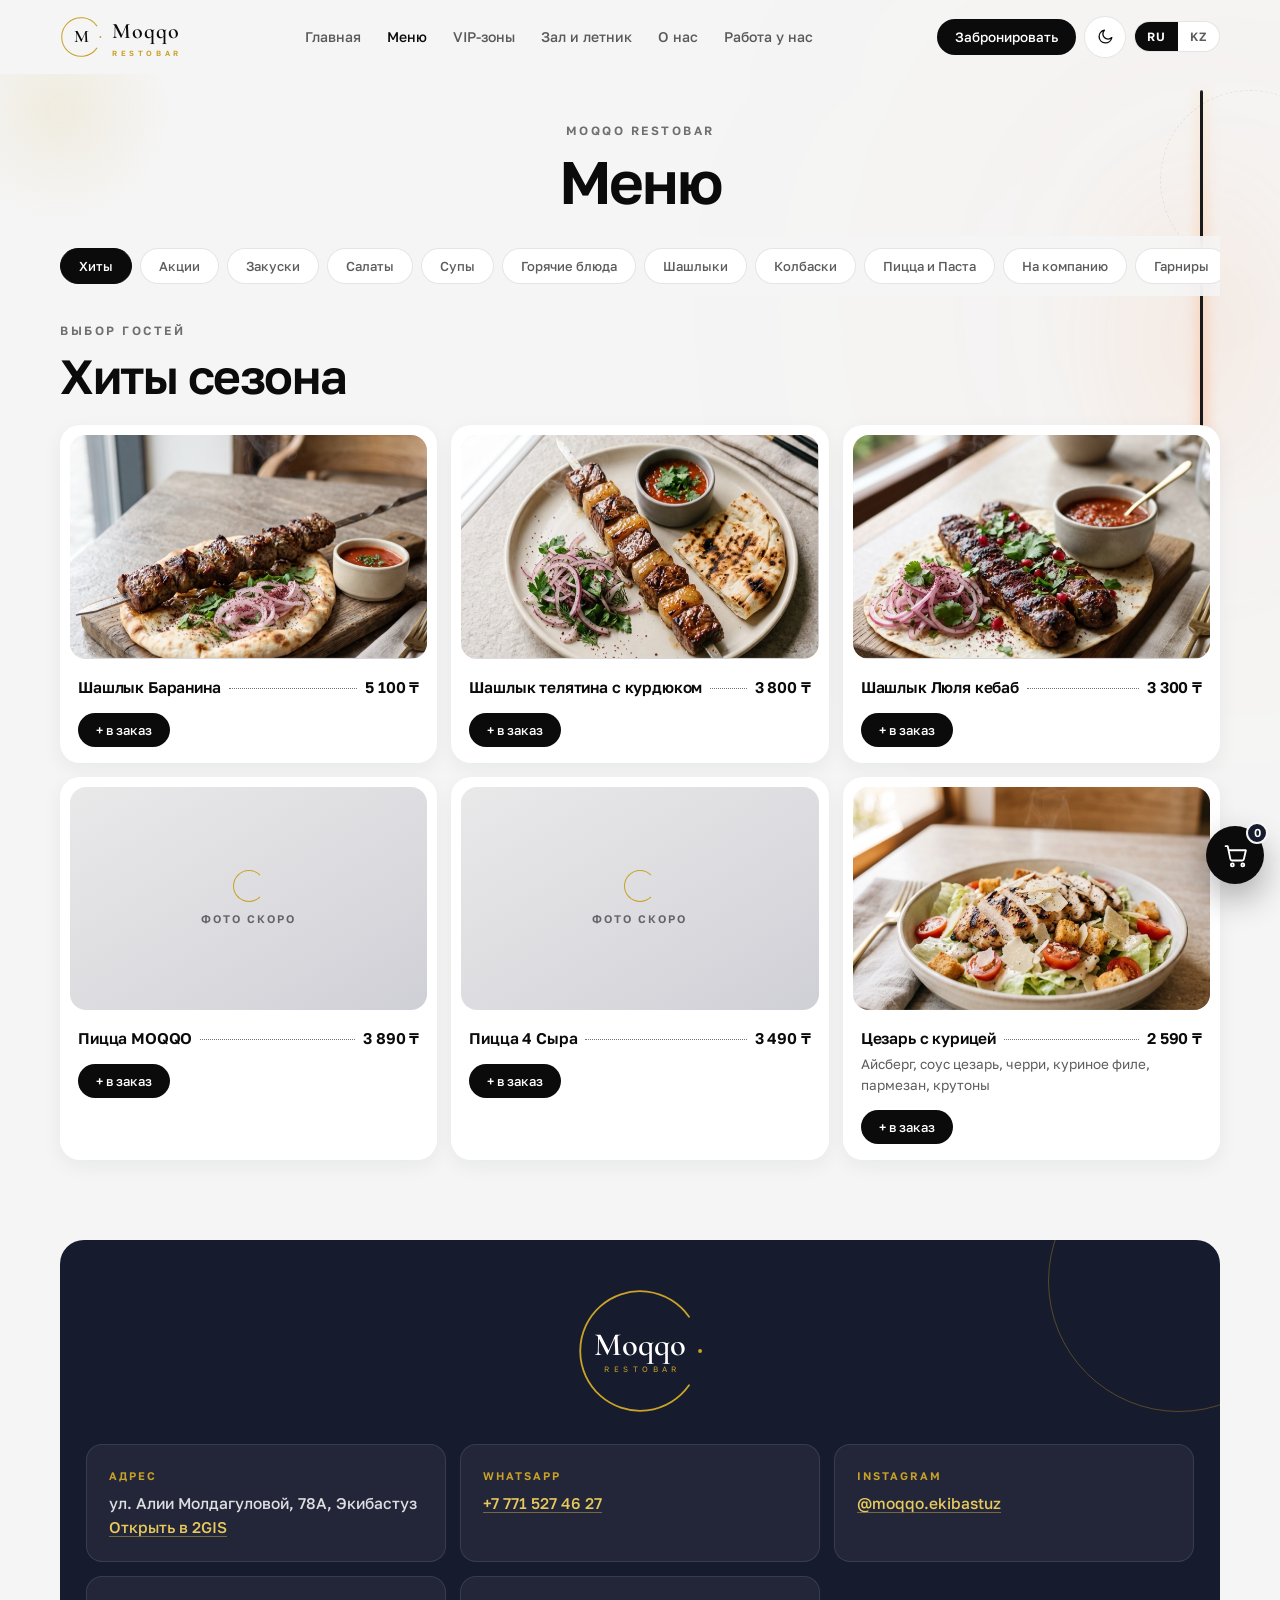
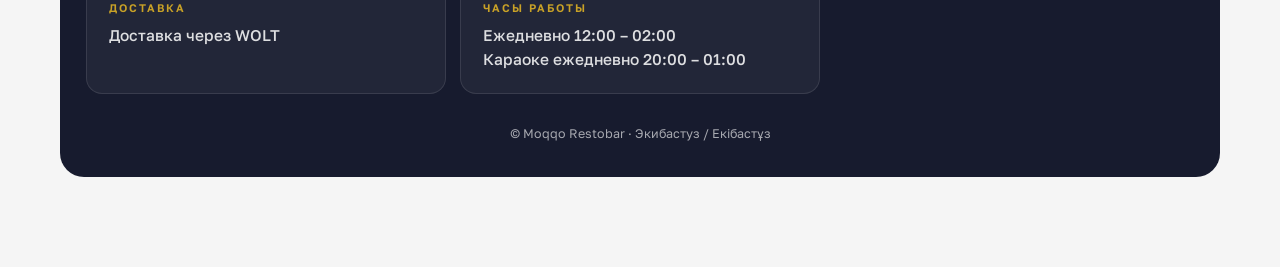
<file: menu.html>
<!DOCTYPE html>
<html lang="ru">
<head>
<meta charset="utf-8">
<meta name="viewport" content="width=device-width, initial-scale=1, viewport-fit=cover">
<title>Меню — Moqqo Restobar, Экибастуз</title>
<meta name="description" content="Полное меню Moqqo Restobar: шашлыки, пицца, салаты, супы, бар и авторские напитки.">
<meta name="theme-color" content="#f5f5f5">
<script>(function(){try{var t=localStorage.getItem("moqqo_theme");if(!t){t=window.matchMedia&&matchMedia("(prefers-color-scheme: dark)").matches?"dark":"light"}document.documentElement.dataset.theme=t;var m=document.querySelector('meta[name="theme-color"]');if(m)m.content=t==="dark"?"#0e1126":"#f5f5f5"}catch(e){}})();</script>
<link rel="manifest" href="manifest.webmanifest">
<link rel="icon" type="image/png" href="img/icon-192.png">
<link rel="apple-touch-icon" href="img/icon-192.png">
<link rel="preconnect" href="https://fonts.googleapis.com">
<link rel="preconnect" href="https://fonts.gstatic.com" crossorigin>
<link href="https://fonts.googleapis.com/css2?family=Cormorant+Garamond:wght@600&family=Golos+Text:wght@400;500;600&display=swap" rel="stylesheet">
<link rel="stylesheet" href="css/style.css">
</head><body data-page="menu">
<div class="lamp-layer" aria-hidden="true">
  <div class="lamp-rig" id="lampRig">
    <div class="lamp-wash"></div>
    <div class="lamp-halo"></div>
    <div class="lamp-core"></div>
    <div class="lamp-bar"></div>
  </div>
</div>
<header class="site-header">
  <div class="wrap header-in">
    <a class="brand" href="index.html" aria-label="Moqqo Restobar — на главную">
      <svg viewBox="0 0 100 100" xmlns="http://www.w3.org/2000/svg" aria-hidden="true">
  <path d="M87.7 23.6 A46 46 0 1 0 87.7 76.4" fill="none" stroke="#c9a227" stroke-width="2.4" stroke-linecap="round"/>
  <circle cx="96.2" cy="50" r="2.2" fill="#c9a227"/>
  <text x="50" y="62" text-anchor="middle" font-family="Cormorant Garamond, Georgia, serif" font-size="42" font-weight="600" fill="currentColor">M</text>
</svg>
      <span class="brand-name">Moqqo<span class="brand-sub">Restobar</span></span>
    </a>
    <nav class="main-nav" id="mainNav">
      <a href="index.html" data-i18n="nav.home"></a>
      <a href="menu.html" class="active" data-i18n="nav.menu"></a>
      <a href="vip.html" data-i18n="nav.vip"></a>
      <a href="hall.html" data-i18n="nav.hall"></a>
      <a href="about.html" data-i18n="nav.about"></a>
      <a href="jobs.html" data-i18n="nav.jobs"></a>
      <button class="nav-theme" data-theme-toggle><span data-theme-label></span></button>
    </nav>
    <div class="header-right">
      <a class="book-pill" data-book-wa href="#" target="_blank" rel="noopener" data-i18n="btn.bookShort"></a>
      <button class="theme-btn" data-theme-toggle aria-label="Переключить тему">
        <svg class="icon-moon" viewBox="0 0 24 24" fill="none" stroke="currentColor" stroke-width="1.8" stroke-linecap="round" stroke-linejoin="round" aria-hidden="true"><path d="M21 12.8A8.5 8.5 0 1 1 11.2 3a6.8 6.8 0 0 0 9.8 9.8z"/></svg>
        <svg class="icon-sun" viewBox="0 0 24 24" fill="none" stroke="currentColor" stroke-width="1.8" stroke-linecap="round" aria-hidden="true"><circle cx="12" cy="12" r="4"/><path d="M12 2v2M12 20v2M4.9 4.9l1.4 1.4M17.7 17.7l1.4 1.4M2 12h2M20 12h2M4.9 19.1l1.4-1.4M17.7 6.3l1.4-1.4"/></svg>
      </button>
      <div class="lang-switch" role="group" aria-label="Язык">
        <button class="lang-btn" data-lang="ru">RU</button>
        <button class="lang-btn" data-lang="kz">KZ</button>
      </div>
      <button class="burger" id="burger" aria-label="Меню навигации"><span></span><span></span><span></span></button>
    </div>
  </div>
</header>

<section class="page-hero">
  <div class="plx-decor d2" data-plx="0.35" style="top:10%"></div>
  <div class="plx-decor glow d5" data-plx="0.2"></div>
  <div class="wrap">
    <p class="eyebrow">Moqqo Restobar</p>
    <h1 data-i18n="nav.menu"></h1>
  </div>
</section>

<div class="wrap">
  <nav class="cat-nav" id="catNav" aria-label="Категории меню"></nav>

  <!-- Панель «Хиты» (по умолчанию) -->
  <div class="menu-panel" id="hitsPanel">
    <div class="sec-head">
      <p class="eyebrow" data-i18n="sec.hitsSub"></p>
      <h2 data-i18n="sec.hits"></h2>
    </div>
    <div class="dish-grid" id="hitsGrid"></div>
  </div>

  <!-- Панель «Акции» -->
  <div class="menu-panel" id="promoPanel" style="display:none">
    <div class="sec-head">
      <p class="eyebrow" data-i18n="sec.promosSub"></p>
      <h2 data-i18n="sec.promos"></h2>
    </div>
    <div class="promo-grid" data-promos></div>
  </div>

  <!-- Панели категорий (рендерит menu.js) -->
  <div id="menuSections"></div>

  <div style="height:40px"></div>
</div>

<footer class="site-footer">
  <div class="wrap"><div class="foot-card">
    <div class="foot-logo"><svg viewBox="0 0 100 100" xmlns="http://www.w3.org/2000/svg" role="img" aria-label="Moqqo Restobar">
  <path d="M87.7 23.6 A46 46 0 1 0 87.7 76.4" fill="none" stroke="#c9a227" stroke-width="1.4" stroke-linecap="round"/>
  <circle cx="96.2" cy="50" r="1.5" fill="#c9a227"/>
  <text x="50" y="53" text-anchor="middle" font-family="Cormorant Garamond, Georgia, serif" font-size="25" font-weight="600" fill="currentColor">Moqqo</text>
  <text x="52" y="66" text-anchor="middle" font-family="Golos Text, sans-serif" font-size="6" letter-spacing="3.4" fill="#c9a227">RESTOBAR</text>
</svg></div>
    <div class="foot-grid" data-contacts></div>
    <p class="copyright">© Moqqo Restobar · Экибастуз / Екібастұз</p>
  </div></div>
</footer>

<a class="cart-fab" id="cartFab" href="cart.html" aria-label="Корзина">
  <svg viewBox="0 0 24 24" fill="none" stroke="currentColor" stroke-width="1.8" stroke-linecap="round" stroke-linejoin="round" aria-hidden="true"><circle cx="9" cy="21" r="1.4"/><circle cx="19" cy="21" r="1.4"/><path d="M2.5 3h2l2.6 12.5a1.6 1.6 0 0 0 1.6 1.3h9.7a1.6 1.6 0 0 0 1.6-1.3L22 7H6"/></svg>
  <span class="fab-count">0</span>
</a>

<script src="js/data/menu-data.js"></script>
<script src="js/data/hits-data.js"></script>
<script src="js/data/promos-data.js"></script>
<script src="js/data/vip-data.js"></script>
<script src="js/data/site-data.js"></script>
<script src="js/i18n.js"></script>
<script src="js/app.js"></script>
<script src="js/menu.js"></script>
</body>
</html>
</file>
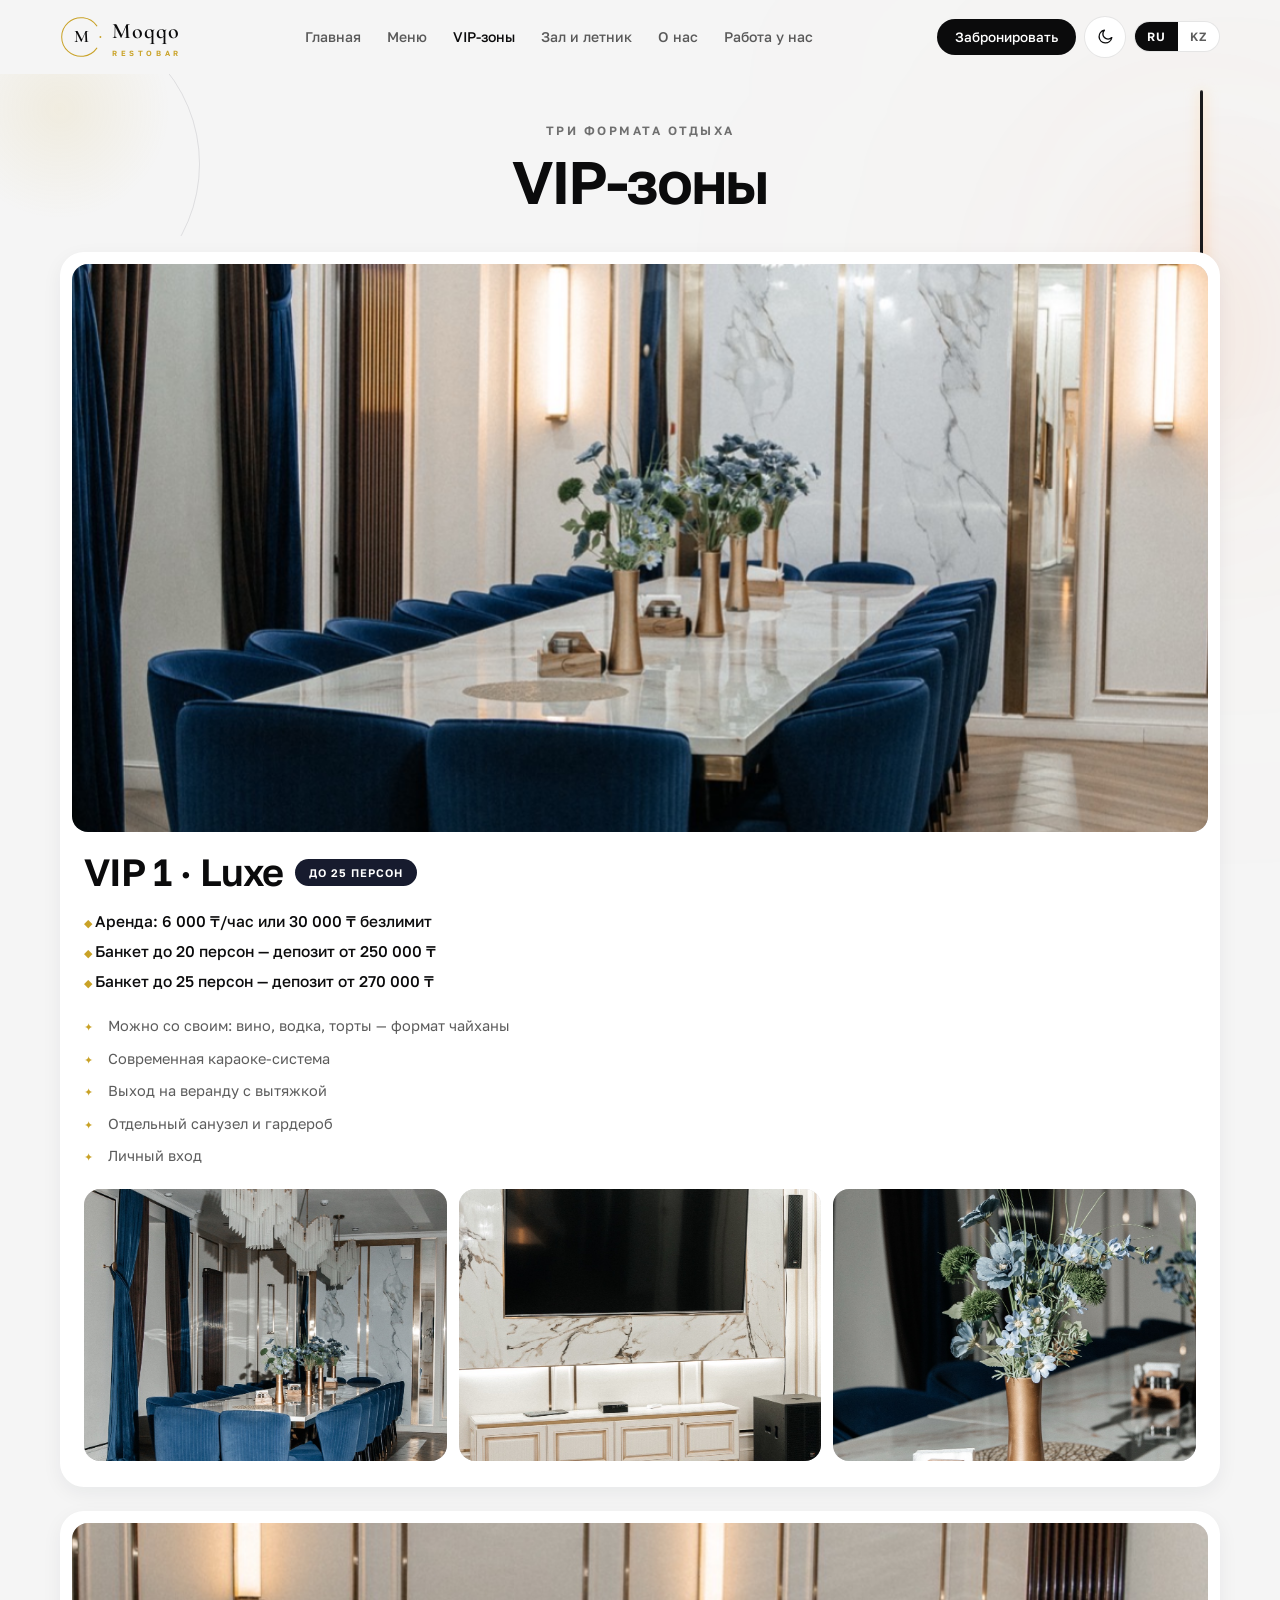
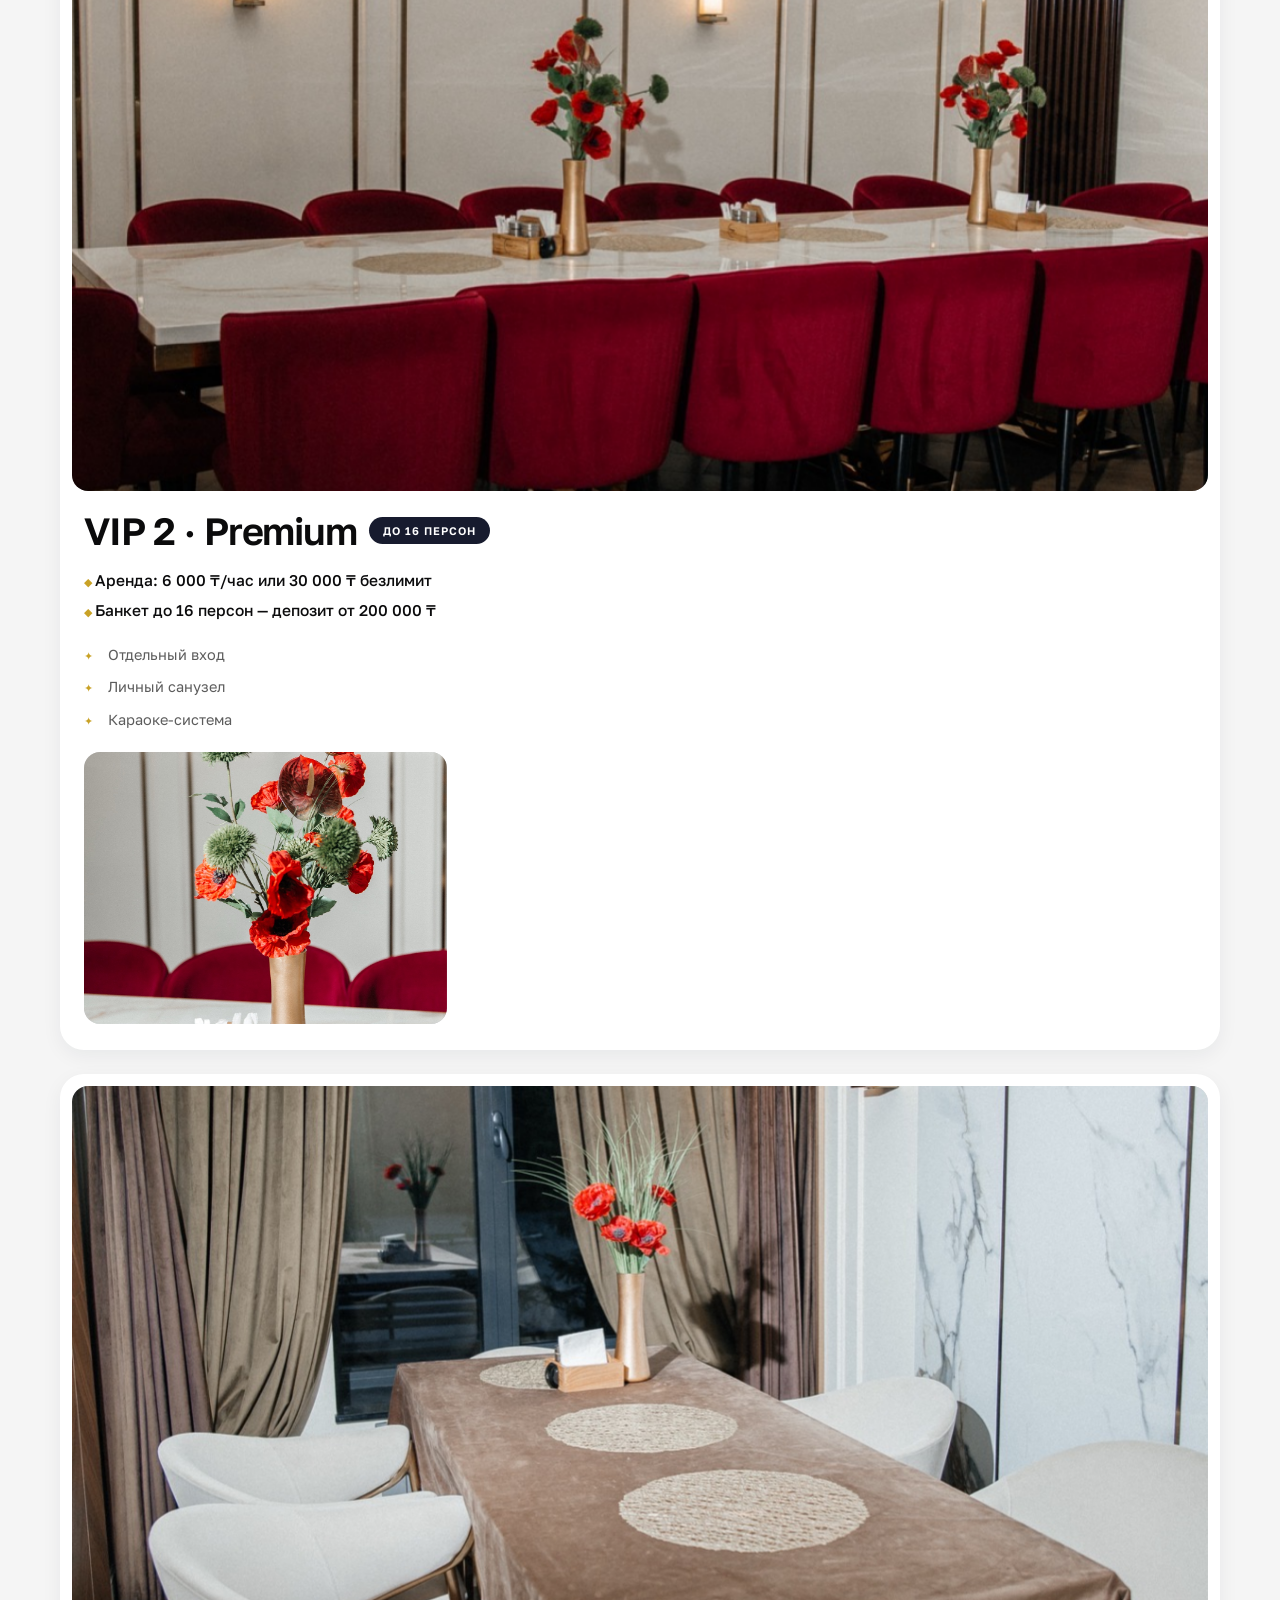
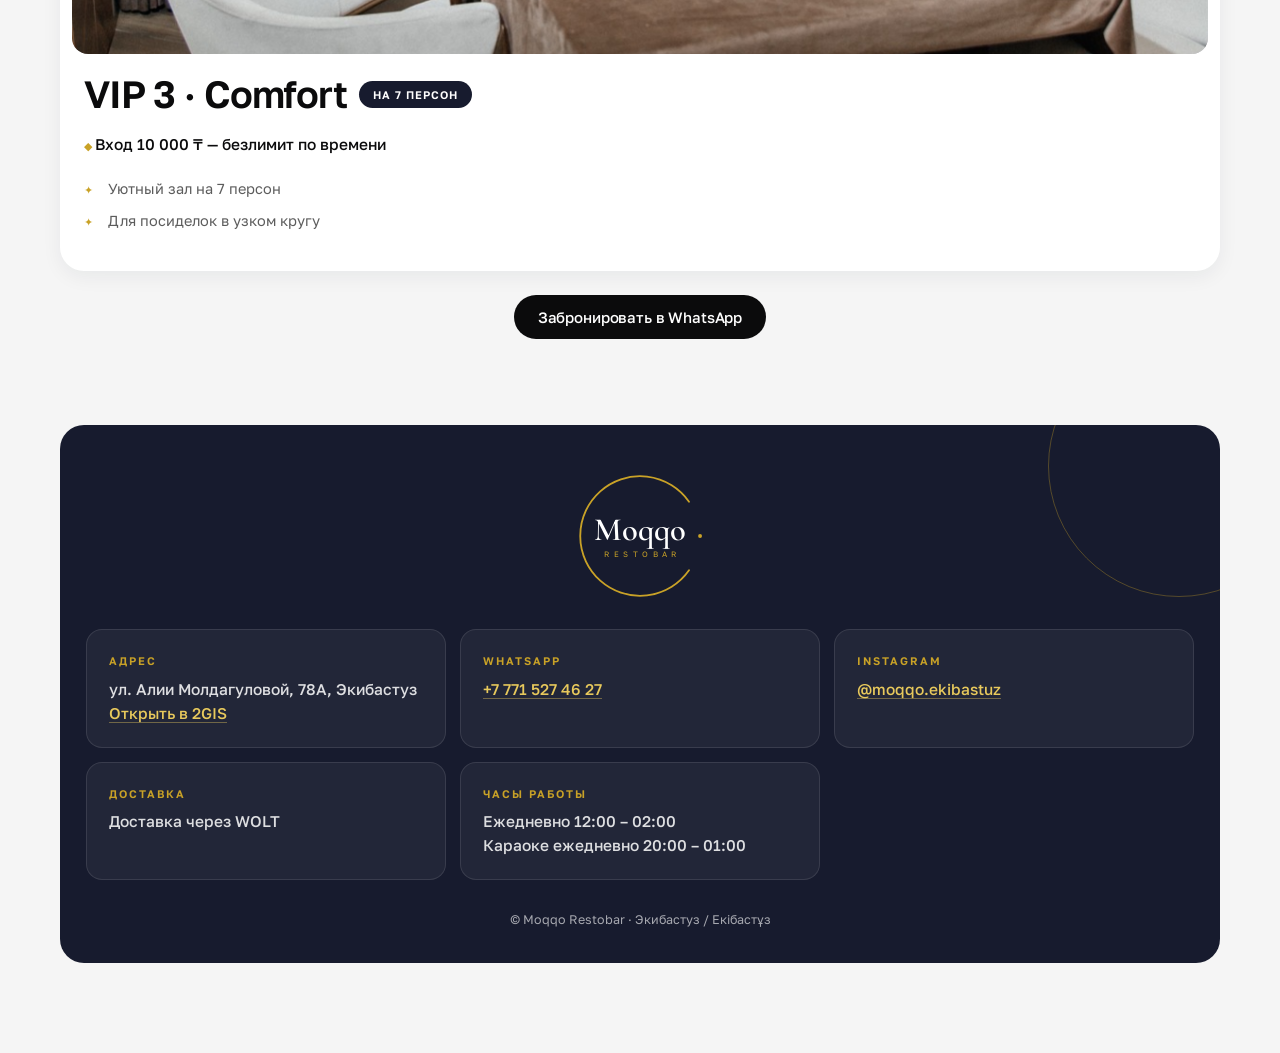
<file: vip.html>
<!DOCTYPE html>
<html lang="ru">
<head>
<meta charset="utf-8">
<meta name="viewport" content="width=device-width, initial-scale=1, viewport-fit=cover">
<title>VIP-зоны — Moqqo Restobar, Экибастуз</title>
<meta name="description" content="Три VIP-зоны Moqqo Restobar: Luxe до 25 персон, Premium до 16 персон, Comfort на 7 персон. Караоке, личный вход, формат чайханы.">
<meta name="theme-color" content="#f5f5f5">
<script>(function(){try{var t=localStorage.getItem("moqqo_theme");if(!t){t=window.matchMedia&&matchMedia("(prefers-color-scheme: dark)").matches?"dark":"light"}document.documentElement.dataset.theme=t;var m=document.querySelector('meta[name="theme-color"]');if(m)m.content=t==="dark"?"#0e1126":"#f5f5f5"}catch(e){}})();</script>
<link rel="manifest" href="manifest.webmanifest">
<link rel="icon" type="image/png" href="img/icon-192.png">
<link rel="apple-touch-icon" href="img/icon-192.png">
<link rel="preconnect" href="https://fonts.googleapis.com">
<link rel="preconnect" href="https://fonts.gstatic.com" crossorigin>
<link href="https://fonts.googleapis.com/css2?family=Cormorant+Garamond:wght@600&family=Golos+Text:wght@400;500;600&display=swap" rel="stylesheet">
<link rel="stylesheet" href="css/style.css">
</head><body data-page="vip">
<div class="lamp-layer" aria-hidden="true">
  <div class="lamp-rig" id="lampRig">
    <div class="lamp-wash"></div>
    <div class="lamp-halo"></div>
    <div class="lamp-core"></div>
    <div class="lamp-bar"></div>
  </div>
</div>
<header class="site-header">
  <div class="wrap header-in">
    <a class="brand" href="index.html" aria-label="Moqqo Restobar — на главную">
      <svg viewBox="0 0 100 100" xmlns="http://www.w3.org/2000/svg" aria-hidden="true">
  <path d="M87.7 23.6 A46 46 0 1 0 87.7 76.4" fill="none" stroke="#c9a227" stroke-width="2.4" stroke-linecap="round"/>
  <circle cx="96.2" cy="50" r="2.2" fill="#c9a227"/>
  <text x="50" y="62" text-anchor="middle" font-family="Cormorant Garamond, Georgia, serif" font-size="42" font-weight="600" fill="currentColor">M</text>
</svg>
      <span class="brand-name">Moqqo<span class="brand-sub">Restobar</span></span>
    </a>
    <nav class="main-nav" id="mainNav">
      <a href="index.html" data-i18n="nav.home"></a>
      <a href="menu.html" data-i18n="nav.menu"></a>
      <a href="vip.html" class="active" data-i18n="nav.vip"></a>
      <a href="hall.html" data-i18n="nav.hall"></a>
      <a href="about.html" data-i18n="nav.about"></a>
      <a href="jobs.html" data-i18n="nav.jobs"></a>
      <button class="nav-theme" data-theme-toggle><span data-theme-label></span></button>
    </nav>
    <div class="header-right">
      <a class="book-pill" data-book-wa href="#" target="_blank" rel="noopener" data-i18n="btn.bookShort"></a>
      <button class="theme-btn" data-theme-toggle aria-label="Переключить тему">
        <svg class="icon-moon" viewBox="0 0 24 24" fill="none" stroke="currentColor" stroke-width="1.8" stroke-linecap="round" stroke-linejoin="round" aria-hidden="true"><path d="M21 12.8A8.5 8.5 0 1 1 11.2 3a6.8 6.8 0 0 0 9.8 9.8z"/></svg>
        <svg class="icon-sun" viewBox="0 0 24 24" fill="none" stroke="currentColor" stroke-width="1.8" stroke-linecap="round" aria-hidden="true"><circle cx="12" cy="12" r="4"/><path d="M12 2v2M12 20v2M4.9 4.9l1.4 1.4M17.7 17.7l1.4 1.4M2 12h2M20 12h2M4.9 19.1l1.4-1.4M17.7 6.3l1.4-1.4"/></svg>
      </button>
      <div class="lang-switch" role="group" aria-label="Язык">
        <button class="lang-btn" data-lang="ru">RU</button>
        <button class="lang-btn" data-lang="kz">KZ</button>
      </div>
      <button class="burger" id="burger" aria-label="Меню навигации"><span></span><span></span><span></span></button>
    </div>
  </div>
</header>

<section class="page-hero">
  <div class="plx-decor d1" data-plx="0.3"></div>
  <div class="plx-decor glow d5" data-plx="0.2"></div>
  <div class="wrap">
    <p class="eyebrow" data-i18n="sec.vipSub"></p>
    <h1 data-i18n="sec.vip"></h1>
  </div>
</section>

<section class="section" style="padding-top:16px">
  <div class="wrap" id="vipCards"></div>
  <div class="wrap" style="text-align:center; margin-top:10px">
    <a class="btn btn-gold" data-book-wa href="#" target="_blank" rel="noopener" data-i18n="btn.book"></a>
  </div>
</section>

<footer class="site-footer">
  <div class="wrap"><div class="foot-card">
    <div class="foot-logo"><svg viewBox="0 0 100 100" xmlns="http://www.w3.org/2000/svg" role="img" aria-label="Moqqo Restobar">
  <path d="M87.7 23.6 A46 46 0 1 0 87.7 76.4" fill="none" stroke="#c9a227" stroke-width="1.4" stroke-linecap="round"/>
  <circle cx="96.2" cy="50" r="1.5" fill="#c9a227"/>
  <text x="50" y="53" text-anchor="middle" font-family="Cormorant Garamond, Georgia, serif" font-size="25" font-weight="600" fill="currentColor">Moqqo</text>
  <text x="52" y="66" text-anchor="middle" font-family="Golos Text, sans-serif" font-size="6" letter-spacing="3.4" fill="#c9a227">RESTOBAR</text>
</svg></div>
    <div class="foot-grid" data-contacts></div>
    <p class="copyright">© Moqqo Restobar · Экибастуз / Екібастұз</p>
  </div></div>
</footer>

<a class="cart-fab" id="cartFab" href="cart.html" aria-label="Корзина">
  <svg viewBox="0 0 24 24" fill="none" stroke="currentColor" stroke-width="1.8" stroke-linecap="round" stroke-linejoin="round" aria-hidden="true"><circle cx="9" cy="21" r="1.4"/><circle cx="19" cy="21" r="1.4"/><path d="M2.5 3h2l2.6 12.5a1.6 1.6 0 0 0 1.6 1.3h9.7a1.6 1.6 0 0 0 1.6-1.3L22 7H6"/></svg>
  <span class="fab-count">0</span>
</a>

<script src="js/data/menu-data.js"></script>
<script src="js/data/hits-data.js"></script>
<script src="js/data/promos-data.js"></script>
<script src="js/data/vip-data.js"></script>
<script src="js/data/site-data.js"></script>
<script src="js/i18n.js"></script>
<script src="js/app.js"></script>

</body>
</html>
</file>
<file: css/style.css>
/* ============================================================
   MOQQO RESTOBAR — стили (премиальный финтех-минимализм).
   Светлая тема: фон #F5F5F5, чёрный текст, чёрные кнопки-пилюли.
   Тёмная тема: переопределение переменных через html[data-theme="dark"]
   (фон #0e1126, карточки #171b2e, золотые кнопки) — без дублирования стилей.
   Шрифт Golos Text (макс. вес 600).
   ============================================================ */

:root {
  /* --- поверхности --- */
  --bg: #f5f5f5;                      /* фон страницы */
  --card: #ffffff;                    /* карточки */
  --elev: #ececec;                    /* приподнятые элементы, hover */
  --card-alt: #ffffff;                /* «белая» акцентная карточка (акции) */

  /* --- текст --- */
  --ink: #0b0b0c;                     /* основной */
  --ink-60: rgba(0, 0, 0, 0.64);      /* вторичный */
  --ink-40: rgba(0, 0, 0, 0.55);   /* AA: 4.74 на белом */
  --line: rgba(0, 0, 0, 0.1);         /* обводки */

  /* --- фирменные (одинаковы в обеих темах) --- */
  --navy: #171b2e;                    /* тёмно-синие карточки */
  --navy-2: #1e2440;
  --gold: #c9a227;                    /* золото под логотип */
  --gold-soft: #e8c95c;

  /* --- кнопки-пилюли (в тёмной теме становятся золотыми) --- */
  --pill-bg: #0b0b0c;
  --pill-fg: #ffffff;
  --pill-hover: #000000;
  --pill-arr-bg: #ffffff;             /* кружок со стрелкой внутри пилюли */
  --pill-arr-fg: #0b0b0c;

  /* --- стекло шапки и строки категорий --- */
  --header-glass: rgba(245, 245, 245, 0.82);
  --catnav-glass: rgba(245, 245, 245, 0.9);

  /* --- декор --- */
  --decor-line: rgba(23, 27, 46, 0.1);       /* кольца-параллакс */
  --ph-grad: linear-gradient(150deg, #e9e9ea, #dcdce0 55%, #cfcfd6); /* заглушка фото */

  --white: #ffffff;
  --sans: "Golos Text", -apple-system, "Segoe UI", sans-serif;
  --serif: "Cormorant Garamond", Georgia, serif; /* только для знака Moqqo */
  --r-s: 16px;
  --r-m: 20px;
  --r-l: 24px;
  --r-xl: 30px;
  --shadow: 0 16px 44px rgba(23, 27, 46, 0.1);
  --shadow-soft: 0 6px 20px rgba(23, 27, 46, 0.06);
  --tr: 200ms ease;
}

/* ---------- ТЁМНАЯ ТЕМА: только переменные и точечные правки ---------- */
html[data-theme="dark"] {
  --bg: #0e1126;
  --card: #171b2e;
  --elev: #1d2340;
  --card-alt: #1d2340;

  --ink: #f2efe6;
  --ink-60: rgba(242, 239, 230, 0.65);
  --ink-40: rgba(242, 239, 230, 0.58); /* AA: 5.78 на карточке */
  --line: rgba(255, 255, 255, 0.12);

  --pill-bg: #c9a227;                 /* чёрные пилюли становятся золотыми */
  --pill-fg: #171b2e;
  --pill-hover: #d8b23a;
  --pill-arr-bg: #171b2e;
  --pill-arr-fg: #e8c95c;

  --header-glass: rgba(14, 17, 38, 0.82);
  --catnav-glass: rgba(14, 17, 38, 0.9);

  --decor-line: rgba(201, 162, 39, 0.3);      /* дуги декора — золотые */
  --ph-grad: linear-gradient(150deg, #1d2340, #171b2e 55%, #121527);

  --shadow: 0 16px 44px rgba(0, 0, 0, 0.5);
  --shadow-soft: 0 6px 20px rgba(0, 0, 0, 0.35);
}

/* плавный переход цветов только при переключении темы (класс вешает JS) */
html.theme-anim, html.theme-anim *, html.theme-anim *::before, html.theme-anim *::after {
  transition: background-color 200ms ease, color 200ms ease, border-color 200ms ease, box-shadow 200ms ease !important;
}

* { margin: 0; padding: 0; box-sizing: border-box; }

html { scroll-behavior: smooth; }
@media (prefers-reduced-motion: reduce) {
  html { scroll-behavior: auto; }
  *, *::before, *::after { transition: none !important; animation: none !important; }
}

body {
  background: var(--bg);
  color: var(--ink);
  font-family: var(--sans);
  font-size: 16px;
  line-height: 1.55;
  -webkit-font-smoothing: antialiased;
  overflow-x: hidden;
}

img, video { max-width: 100%; display: block; }
a { color: inherit; text-decoration: none; }

h1, h2, h3 { font-weight: 600; letter-spacing: -0.03em; line-height: 1.06; }
h1 { letter-spacing: -0.04em; }

.wrap { width: min(1160px, 100% - 32px); margin-inline: auto; }

.sr-only {
  position: absolute; width: 1px; height: 1px; overflow: hidden;
  clip: rect(0 0 0 0); white-space: nowrap;
}

/* видимый фокус с клавиатуры */
:focus-visible { outline: 2px solid currentColor; outline-offset: 3px; border-radius: 6px; }

.gold { color: var(--gold); }
.dim { color: var(--ink-60); }
.gold-link { color: inherit; border-bottom: 1px solid var(--ink-40); transition: border-color var(--tr); }
.gold-link:hover { border-color: var(--ink); }

/* ---------- Появление при скролле ---------- */
.rv { opacity: 0; transform: translateY(22px); transition: opacity 600ms ease, transform 600ms ease; }
.rv.in { opacity: 1; transform: none; }
@media (prefers-reduced-motion: reduce) { .rv { opacity: 1; transform: none; } }

/* ---------- Шапка (прозрачная поверх hero) ---------- */
.site-header {
  position: sticky; top: 0; z-index: 50;
  background: transparent;
  transition: background var(--tr), box-shadow var(--tr), backdrop-filter var(--tr);
}
.site-header.scrolled {
  background: var(--header-glass);
  backdrop-filter: blur(14px);
  -webkit-backdrop-filter: blur(14px);
  box-shadow: 0 1px 0 var(--line);
}
.header-in {
  display: flex; align-items: center; justify-content: space-between;
  gap: 12px; padding: 14px 0;
}
.brand { display: flex; align-items: center; gap: 10px; color: var(--ink); }
.brand svg { width: 42px; height: 42px; flex: none; }
.brand-name { font-family: var(--serif); font-size: 22px; font-weight: 600; letter-spacing: 0.04em; }
.brand-sub { display: block; font-family: var(--sans); font-size: 7.5px; font-weight: 600; letter-spacing: 3.6px; color: var(--gold); text-transform: uppercase; }

.main-nav { display: flex; gap: 26px; font-size: 14px; font-weight: 500; }
.main-nav a { color: var(--ink-60); transition: color var(--tr); padding: 4px 0; }
.main-nav a:hover, .main-nav a.active { color: var(--ink); }

.header-right { display: flex; align-items: center; gap: 8px; }

.book-pill {
  display: inline-flex; align-items: center;
  background: var(--pill-bg); color: var(--pill-fg);
  font: 500 13.5px var(--sans);
  border-radius: 99px; padding: 10px 18px;
  transition: background var(--tr);
  white-space: nowrap;
}
.book-pill:hover { background: var(--pill-hover); }
@media (max-width: 599px) { .book-pill { display: none; } }

.lang-switch {
  display: flex; border: 1px solid var(--line); border-radius: 99px; overflow: hidden;
  background: var(--card);
}
.lang-btn {
  background: none; border: 0; color: var(--ink-60); font: 600 12px var(--sans);
  padding: 7px 12px; cursor: pointer; letter-spacing: 1px; transition: background var(--tr), color var(--tr);
}
.lang-btn.on { background: var(--pill-bg); color: var(--pill-fg); }

/* Кнопка темы: солнце/луна */
.theme-btn {
  display: inline-flex; align-items: center; justify-content: center;
  width: 42px; height: 42px; flex: none;
  background: var(--card); border: 1px solid var(--line); border-radius: 99px;
  color: var(--ink); cursor: pointer;
  transition: background var(--tr);
}
.theme-btn:hover { background: var(--elev); }
.theme-btn svg { width: 18px; height: 18px; }
.theme-btn .icon-sun { display: none; }
html[data-theme="dark"] .theme-btn .icon-sun { display: block; }
html[data-theme="dark"] .theme-btn .icon-moon { display: none; }

/* пункт «тема» внутри мобильного меню */
.nav-theme {
  display: none;
  width: 100%; text-align: left;
  background: none; border: 0; border-top: 1px solid var(--line);
  padding: 15px 22px; cursor: pointer;
  font: 500 16px var(--sans); color: var(--ink-60);
}
.nav-theme:hover { color: var(--ink); }

/* Бургер */
.burger {
  display: flex; flex-direction: column; gap: 5px; justify-content: center;
  width: 42px; height: 42px; padding: 11px;
  background: var(--card); border: 1px solid var(--line); border-radius: 99px; cursor: pointer;
}
.burger span { height: 1.5px; background: var(--ink); transition: transform 0.25s, opacity 0.25s; }
.burger.open span:nth-child(1) { transform: translateY(6.5px) rotate(45deg); }
.burger.open span:nth-child(2) { opacity: 0; }
.burger.open span:nth-child(3) { transform: translateY(-6.5px) rotate(-45deg); }

@media (max-width: 899px) {
  .main-nav {
    position: fixed; inset: 80px 16px auto 16px; z-index: 49;
    flex-direction: column; gap: 0;
    background: var(--card); border-radius: var(--r-m);
    box-shadow: var(--shadow);
    max-height: 0; overflow: hidden; transition: max-height 0.3s ease;
  }
  .main-nav.open { max-height: 480px; }
  .main-nav a { padding: 15px 22px; font-size: 16px; border-top: 1px solid var(--line); }
  .main-nav a:first-child { border-top: 0; }
  .nav-theme { display: block; }
}
@media (min-width: 900px) {
  .burger { display: none; }
}
/* узкий десктоп: чуть компактнее, чтобы всё стояло в одну линию с воздухом */
@media (min-width: 900px) and (max-width: 1023px) {
  .main-nav { gap: 16px; font-size: 13.5px; }
  .book-pill { padding: 9px 14px; font-size: 13px; }
  .brand-name { font-size: 20px; }
}

/* ---------- Кнопки: пилюли (чёрные / золотые в тёмной теме) ---------- */
.btn {
  display: inline-flex; align-items: center; justify-content: center; gap: 12px;
  font: 500 15px var(--sans); letter-spacing: -0.01em;
  background: var(--pill-bg); color: var(--pill-fg);
  padding: 13px 24px; border-radius: 99px; border: 0;
  cursor: pointer; transition: background var(--tr), transform var(--tr);
}
.btn:hover { background: var(--pill-hover); }
.btn:active { transform: scale(0.97); }
.btn-gold { background: var(--pill-bg); color: var(--pill-fg); }  /* исторический класс */
.btn-line { background: var(--card); color: var(--ink); border: 1px solid var(--line); }
.btn-line:hover { background: var(--elev); }
.btn-block { width: 100%; }

/* кружок со стрелкой внутри главных кнопок */
.btn .arr {
  display: inline-flex; align-items: center; justify-content: center;
  width: 28px; height: 28px; border-radius: 50%;
  background: var(--pill-arr-bg); color: var(--pill-arr-fg);
  font-size: 14px; line-height: 1; flex: none;
  margin-right: -8px;
  transition: transform var(--tr);
}
.btn:hover .arr { transform: translateX(3px); }
.btn-line .arr { background: var(--pill-bg); color: var(--pill-fg); }

/* кнопки ПОВЕРХ фото (hero, VIP-карточки) — всегда белые с тёмным текстом */
.btn-on-photo { background: #fff !important; color: #0b0b0c !important; }
.btn-on-photo:hover { background: #e9e9e9 !important; }
.btn-on-photo .arr { background: #0b0b0c !important; color: #fff !important; }

/* ---------- Секции ---------- */
.section { padding: 56px 0; }
.sec-head { margin-bottom: 30px; }
.sec-head.center { text-align: center; }
.eyebrow { color: var(--ink-40); font-size: 12px; font-weight: 600; letter-spacing: 2.5px; text-transform: uppercase; margin-bottom: 10px; }
.sec-head h2 { font-size: clamp(30px, 5.6vw, 48px); }
.divider { display: none; }

/* ---------- Hero: карточка с медиа на весь экран ---------- */
.hero-fin { padding: 6px 0 0; }
.hero-card {
  position: relative; overflow: hidden;
  border-radius: var(--r-l);
  min-height: calc(100svh - 90px);
  display: flex; flex-direction: column; justify-content: flex-end;
  background: var(--navy);
  box-shadow: var(--shadow);
  isolation: isolate;
}
.hero-media { position: absolute; inset: 0; z-index: -1; }
.hero-media video, .hero-media img { width: 100%; height: 100%; object-fit: cover; }
/* заглушка, пока нет hero.mp4 / hero.jpg */
.hero-media .hero-fallback {
  width: 100%; height: 100%;
  background:
    radial-gradient(ellipse 90% 60% at 75% 20%, rgba(201, 162, 39, 0.16), transparent 60%),
    radial-gradient(ellipse 70% 50% at 20% 85%, rgba(94, 84, 160, 0.25), transparent 65%),
    linear-gradient(160deg, #21263e, var(--navy) 55%, #101322);
  display: flex; align-items: center; justify-content: center;
}
.hero-fallback svg { width: min(260px, 50vw); height: auto; color: rgba(255, 255, 255, 0.9); opacity: 0.4; transform: translateY(-16%); }
/* вуаль для читаемости текста */
.hero-card::before {
  content: ""; position: absolute; inset: 0; z-index: 0; pointer-events: none;
  background: linear-gradient(180deg, rgba(10, 12, 22, 0.18), transparent 40%, rgba(10, 12, 22, 0.55) 88%);
}
/* в тёмной теме вуаль чуть плотнее — заголовок остаётся читаемым */
html[data-theme="dark"] .hero-card::before {
  background: linear-gradient(180deg, rgba(6, 8, 18, 0.3), rgba(6, 8, 18, 0.12) 40%, rgba(6, 8, 18, 0.68) 88%);
}

.hero-overlay {
  position: relative; z-index: 1;
  padding: 90px 22px 26px;
  color: #fff; max-width: 780px;
}
@media (min-width: 900px) { .hero-overlay { padding-left: 40px; } }
.hero-overlay h1 {
  font-size: clamp(34px, 7.4vw, 72px);
  margin-bottom: 14px;
}
.hero-overlay .hero-sub {
  color: rgba(255, 255, 255, 0.78);
  font-size: clamp(15px, 2.3vw, 19px);
  max-width: 520px; margin-bottom: 26px;
}

/* ---------- Бегущая строка ---------- */
.marquee {
  position: relative; z-index: 1; overflow: hidden;
  border-top: 1px solid rgba(255, 255, 255, 0.16);
  padding: 15px 0; color: rgba(255, 255, 255, 0.85);
}
.marquee-track {
  display: flex; width: max-content;
  animation: marq 22s linear infinite;
}
.marquee.slow .marquee-track { animation-duration: 30s; }
.marquee-track span {
  white-space: nowrap; font-size: 13.5px; font-weight: 500;
  padding: 0 14px; display: inline-flex; align-items: center; gap: 28px;
}
.marquee-track span::after { content: "·"; color: var(--gold); font-size: 18px; }
@keyframes marq { to { transform: translateX(-50%); } }
@media (prefers-reduced-motion: reduce) { .marquee-track { animation: none; } }

/* тёмная бегущая строка на светлом фоне (вторая, внизу главной) */
.marquee-band { padding: 0; margin: 10px 0; }
.marquee-band .marquee {
  border-top: 1px solid var(--line); border-bottom: 1px solid var(--line);
  color: var(--ink-60);
}

/* ---------- «Знакомьтесь, Moqqo.» ---------- */
.about-split { display: grid; gap: 26px; align-items: start; }
.about-split h2 { font-size: clamp(32px, 5.4vw, 52px); margin-bottom: 22px; }
.about-split .lead {
  font-size: clamp(19px, 2.6vw, 24px);
  line-height: 1.45; color: var(--ink-60);
  letter-spacing: -0.01em; font-weight: 500;
}
@media (min-width: 900px) { .about-split { grid-template-columns: 5fr 7fr; gap: 48px; } }

/* ---------- Сетка карточек на главной ---------- */
.cards-grid { display: grid; gap: 14px; }
@media (min-width: 800px) {
  .cards-grid { grid-template-columns: repeat(2, 1fr); }
  .card-wide { grid-column: 1 / -1; }
}
.card-wide {
  background: var(--card); border-radius: var(--r-l); padding: 26px;
  box-shadow: var(--shadow-soft);
  display: flex; flex-direction: column; gap: 18px;
}
.card-wide h3 { font-size: clamp(24px, 3.6vw, 34px); }
.card-wide .photo-box { aspect-ratio: 16 / 7; }
.card-wide p { color: var(--ink-60); font-size: 16px; max-width: 640px; }

.card-dark {
  background: var(--navy); color: #fff;
  border-radius: var(--r-l); padding: 30px 26px;
  min-height: 210px;
  display: flex; flex-direction: column; justify-content: space-between; gap: 16px;
  position: relative; overflow: hidden;
}
html[data-theme="dark"] .card-dark { border: 1px solid var(--line); }
.card-dark::after {
  content: ""; position: absolute; top: -70px; right: -70px;
  width: 190px; height: 190px; border-radius: 50%;
  border: 1px solid rgba(201, 162, 39, 0.4);
}
.card-dark h3 { font-size: clamp(24px, 3.4vw, 32px); }
.card-dark p { color: rgba(255, 255, 255, 0.72); font-size: 15px; max-width: 420px; }
.card-dark .gold-dot { color: var(--gold); font-size: 22px; line-height: 1; }

/* ---------- Фото-слот: файл или заглушка ---------- */
.photo-box {
  position: relative; overflow: hidden; border-radius: var(--r-s);
  background: var(--ph-grad);
}
.photo-box .ph-in {
  position: absolute; inset: 0;
  display: flex; flex-direction: column; align-items: center; justify-content: center; gap: 8px;
  color: var(--ink-40); font-size: 11px; font-weight: 600;
  letter-spacing: 2px; text-transform: uppercase;
  will-change: transform;
}
.photo-box .ph-in img { position: absolute; inset: 0; width: 100%; height: 100%; object-fit: cover; }
.ph-ring { width: 32px; height: 32px; border: 1.5px solid var(--gold); border-radius: 50%; border-right-color: transparent; }

/* тёмный вариант заглушки (VIP-карточки на фото-фоне) */
.photo-box.dark { background: linear-gradient(155deg, var(--navy-2), var(--navy) 60%, #10131f); }
.photo-box.dark .ph-in { color: rgba(255, 255, 255, 0.45); }

/* ---------- Акции: фирменная палитра, цифра + подпись ----------
   Чередование: тёмно-синяя с золотом → светлая с обводкой → тёмно-синяя. */
.promo-grid { display: grid; gap: 14px; }
.promo-card {
  border-radius: var(--r-l); padding: 26px;
  background: var(--navy); color: var(--gold);
  display: flex; flex-direction: column; gap: 10px;
  position: relative; overflow: hidden;
}
html[data-theme="dark"] .promo-card { border: 1px solid var(--line); }
.promo-card::after { /* тонкое золотое кольцо — фирменная деталь тёмных карточек */
  content: ""; position: absolute; top: -70px; right: -70px;
  width: 180px; height: 180px; border-radius: 50%;
  border: 1px solid rgba(201, 162, 39, 0.35);
}
.promo-num {
  font-size: clamp(38px, 6vw, 52px); font-weight: 600;
  letter-spacing: -0.03em; line-height: 1;
}
.promo-card p { color: rgba(255, 255, 255, 0.65); font-size: 15px; line-height: 1.5; }
html[data-theme="dark"] .promo-card p { color: rgba(242, 239, 230, 0.68); }
.promo-card:nth-child(3n+2) {
  background: var(--card-alt); color: var(--ink);
  border: 1px solid var(--line);
}
.promo-card:nth-child(3n+2)::after { display: none; }
.promo-card:nth-child(3n+2) p { color: var(--ink-60); }

@media (min-width: 700px) { .promo-grid { grid-template-columns: repeat(3, 1fr); } }

/* ---------- VIP: большие карточки с фото на весь фон ---------- */
.vip-preview { display: grid; gap: 14px; }
.vip-big {
  position: relative; overflow: hidden;
  border-radius: var(--r-xl);
  min-height: 380px;
  display: flex; flex-direction: column; justify-content: flex-end;
  isolation: isolate;
  transition: transform var(--tr);
}
.vip-big:hover { transform: translateY(-4px); }
.vip-big .photo-box { position: absolute; inset: 0; z-index: -1; border-radius: 0; }
.vip-big .ph-in { justify-content: flex-start; padding-top: 56px; }
.vip-big::before {
  content: ""; position: absolute; inset: 0; z-index: 0;
  background: linear-gradient(180deg, rgba(10, 12, 22, 0.05) 20%, rgba(10, 12, 22, 0.35) 55%, rgba(10, 12, 22, 0.78));
}
.vip-big-overlay { position: relative; z-index: 1; padding: 24px 22px; color: #fff; display: flex; flex-direction: column; gap: 6px; align-items: flex-start; }
.vip-big-overlay h3 { font-size: clamp(26px, 4vw, 34px); }
.vip-big-overlay .vip-line { color: rgba(255, 255, 255, 0.78); font-size: 14px; }
.vip-big-overlay .vip-price { color: var(--gold-soft); font-weight: 600; font-size: 15px; }
.vip-big-overlay .btn { margin-top: 12px; padding: 10px 18px; font-size: 14px; }
.vip-big-overlay .btn .arr { width: 24px; height: 24px; font-size: 12px; }
@media (min-width: 900px) { .vip-preview { grid-template-columns: repeat(3, 1fr); } }

/* ---------- FAQ-аккордеон ---------- */
.faq-list { max-width: 760px; margin-inline: auto; display: flex; flex-direction: column; gap: 10px; }
.faq-item {
  background: var(--card); border-radius: var(--r-s);
  box-shadow: var(--shadow-soft);
  overflow: hidden;
}
html[data-theme="dark"] .faq-item { border: 1px solid var(--line); }
.faq-item summary {
  list-style: none; cursor: pointer;
  display: flex; justify-content: space-between; align-items: center; gap: 14px;
  padding: 18px 20px;
  font-weight: 600; font-size: 15.5px; letter-spacing: -0.01em;
  transition: background var(--tr);
}
.faq-item summary::-webkit-details-marker { display: none; }
.faq-item summary:hover { background: var(--elev); }
.faq-item summary .faq-x {
  flex: none; width: 26px; height: 26px; border-radius: 50%;
  background: var(--elev); color: var(--ink);
  display: inline-flex; align-items: center; justify-content: center;
  font-size: 15px; font-weight: 500; transition: transform var(--tr), background var(--tr), color var(--tr);
}
.faq-item[open] summary .faq-x { transform: rotate(45deg); background: var(--pill-bg); color: var(--pill-fg); }
.faq-item .faq-a { padding: 0 20px 18px; color: var(--ink-60); font-size: 14.5px; }

/* ---------- Меню: чипсы категорий ---------- */
.cat-nav {
  position: sticky; top: 74px; z-index: 40;
  display: flex; gap: 8px; overflow-x: auto; padding: 12px 0;
  background: var(--catnav-glass); backdrop-filter: blur(10px);
  -webkit-backdrop-filter: blur(10px);
  scrollbar-width: none; -webkit-overflow-scrolling: touch;
}
.cat-nav::-webkit-scrollbar { display: none; }
.chip {
  flex: none; font-size: 13px; font-weight: 500; padding: 9px 18px; border-radius: 99px;
  border: 1px solid var(--line); color: var(--ink-60); white-space: nowrap;
  background: var(--card); cursor: pointer; font-family: var(--sans);
  transition: color var(--tr), background var(--tr), border-color var(--tr);
}
.chip:hover { color: var(--ink); border-color: var(--ink-40); }
.chip.on { color: var(--pill-fg); background: var(--pill-bg); border-color: var(--pill-bg); }

/* панель категории: показывается только одна, с плавным появлением */
.menu-panel { padding: 26px 0 10px; }
.menu-panel .sec-head { margin-bottom: 24px; }
.fadein { animation: panelIn 0.35s ease both; }
@keyframes panelIn {
  from { opacity: 0; transform: translateY(12px); }
  to { opacity: 1; transform: none; }
}
@media (prefers-reduced-motion: reduce) { .fadein { animation: none; } }

/* ---------- Меню: карточки блюд ---------- */
.menu-cat { padding: 40px 0 8px; scroll-margin-top: 126px; }
.dish-grid { display: grid; gap: 14px; }
@media (min-width: 640px) { .dish-grid { grid-template-columns: repeat(2, 1fr); } }
@media (min-width: 980px) { .dish-grid { grid-template-columns: repeat(3, 1fr); } }

.subhead {
  grid-column: 1 / -1; font-size: 24px; font-weight: 600; letter-spacing: -0.02em;
  margin: 18px 0 2px; display: flex; align-items: center; gap: 14px;
}
.subhead::after { content: ""; flex: 1; height: 1px; background: var(--line); }

.dish {
  background: var(--card); border-radius: var(--r-m); padding: 10px 10px 16px;
  display: flex; flex-direction: column; gap: 4px;
  box-shadow: var(--shadow-soft);
  transition: transform var(--tr), box-shadow var(--tr);
}
html[data-theme="dark"] .dish { border: 1px solid var(--line); }
.dish:hover { transform: translateY(-3px); box-shadow: var(--shadow); }
.dish .photo-box { aspect-ratio: 16 / 10; margin-bottom: 12px; }
.dish-body { display: flex; flex-direction: column; gap: 4px; flex: 1; padding: 0 8px; }

.dish-head { display: flex; align-items: baseline; gap: 8px; }
.dish-name { font-weight: 600; font-size: 15.5px; line-height: 1.3; letter-spacing: -0.01em; }
.dish-dots { flex: 1; border-bottom: 1px dotted var(--ink-40); transform: translateY(-4px); min-width: 14px; }
.dish-price { font-weight: 600; font-size: 15.5px; white-space: nowrap; letter-spacing: -0.01em; }
.dish-desc { color: var(--ink-60); font-size: 13.5px; }
.dish-note { display: inline-block; margin-left: 7px; font-size: 11.5px; color: var(--ink-40); font-weight: 400; }
.chef-tag {
  display: inline-block; margin-left: 7px; vertical-align: 2px;
  font-size: 10px; letter-spacing: 1px; text-transform: uppercase;
  color: #fff; background: var(--navy); border-radius: 99px; padding: 2px 9px;
}
html[data-theme="dark"] .chef-tag { background: var(--elev); border: 1px solid var(--line); color: var(--ink); }

.add-btn {
  align-self: flex-start;
  font: 500 13px var(--sans); color: var(--pill-fg);
  background: var(--pill-bg); border: 0;
  border-radius: 99px; padding: 9px 18px; cursor: pointer; margin-top: 10px;
  transition: background var(--tr);
}
.add-btn:hover { background: var(--pill-hover); }
.add-btn.added { background: var(--gold); color: var(--navy); }
html[data-theme="dark"] .add-btn.added { background: #f2efe6; color: #171b2e; }

/* ---------- Плавающая кнопка корзины ---------- */
.cart-fab {
  position: fixed; right: 16px; bottom: 16px; z-index: 60;
  display: none; align-items: center; justify-content: center;
  width: 58px; height: 58px; border-radius: 50%;
  background: var(--pill-bg); color: var(--pill-fg); box-shadow: 0 14px 34px rgba(0, 0, 0, 0.32);
  transition: transform var(--tr);
}
.cart-fab.show { display: flex; }
.cart-fab:active { transform: scale(0.94); }
.cart-fab svg { width: 25px; height: 25px; }
.fab-count {
  position: absolute; top: -4px; right: -4px;
  min-width: 22px; height: 22px; padding: 0 5px;
  background: var(--navy); color: #fff; border: 2px solid var(--bg);
  border-radius: 99px; font: 600 11.5px var(--sans);
  display: flex; align-items: center; justify-content: center;
}
html[data-theme="dark"] .fab-count { background: #f2efe6; color: #171b2e; }

/* ---------- Корзина ---------- */
.cart-list { display: flex; flex-direction: column; gap: 10px; }
.cart-row {
  display: flex; align-items: center; gap: 12px;
  background: var(--card); border-radius: var(--r-s);
  padding: 14px 16px; box-shadow: var(--shadow-soft);
}
html[data-theme="dark"] .cart-row { border: 1px solid var(--line); }
.cart-info { flex: 1; min-width: 0; }
.cart-name { display: block; font-weight: 600; font-size: 14.5px; }
.cart-price-one { font-size: 12.5px; color: var(--ink-60); }
.qty { display: flex; align-items: center; gap: 2px; }
.qty-btn {
  width: 32px; height: 32px; border-radius: 50%;
  border: 1px solid var(--line); background: var(--elev); color: var(--ink);
  font-size: 17px; cursor: pointer; transition: background var(--tr);
}
.qty-btn:hover { background: var(--bg); }
.qty-num { min-width: 26px; text-align: center; font-weight: 600; }
.cart-sum { font-weight: 600; font-size: 15px; white-space: nowrap; min-width: 74px; text-align: right; }

.cart-total {
  display: flex; justify-content: space-between; align-items: baseline;
  border-top: 1px solid var(--line); margin-top: 20px; padding-top: 16px;
  font-size: 17px;
}
.cart-total strong { font-size: 30px; font-weight: 600; letter-spacing: -0.02em; }

.cart-actions { display: flex; flex-direction: column; gap: 10px; margin-top: 22px; }
.cart-clear { text-align: center; margin-top: 18px; }
.cart-clear button { background: none; border: 0; color: var(--ink-60); font-size: 13px; cursor: pointer; text-decoration: underline; }

.cart-empty { text-align: center; padding: 60px 0; }
.cart-empty p { color: var(--ink-60); margin: 10px 0 26px; }
.cart-empty h2 { font-size: 30px; }

/* ---------- «Показать официанту» ---------- */
.waiter-overlay {
  position: fixed; inset: 0; z-index: 100; display: none;
  background: var(--bg); padding: 24px 20px calc(24px + env(safe-area-inset-bottom));
  overflow-y: auto;
}
.waiter-overlay.show { display: block; }
.waiter-head { display: flex; justify-content: space-between; align-items: center; margin-bottom: 22px; }
.waiter-head h2 { font-size: 30px; }
.waiter-close {
  background: var(--card); border: 1px solid var(--line); color: var(--ink);
  border-radius: 99px; padding: 10px 20px; font: 600 14px var(--sans); cursor: pointer;
}
.waiter-row {
  display: flex; justify-content: space-between; gap: 16px;
  font-size: 21px; line-height: 1.4; padding: 15px 0;
  border-bottom: 1px solid var(--line);
}
.waiter-row > span:last-child { white-space: nowrap; }
.waiter-row b { color: var(--gold); }
.waiter-total { font-size: 28px; font-weight: 600; border-bottom: 0; margin-top: 8px; }

/* ---------- Страница VIP-зон ---------- */
.vip-card {
  background: var(--card); border-radius: var(--r-l);
  padding: 12px 12px 26px; margin-bottom: 24px; scroll-margin-top: 90px;
  box-shadow: var(--shadow-soft);
}
html[data-theme="dark"] .vip-card { border: 1px solid var(--line); }
.vip-card .vip-cover { aspect-ratio: 16 / 8; border-radius: var(--r-s); margin-bottom: 20px; }
.vip-card-in { padding: 0 12px; }
.vip-title { display: flex; align-items: center; gap: 12px; flex-wrap: wrap; margin-bottom: 14px; }
.vip-title h2 { font-size: clamp(28px, 4.4vw, 38px); }
.vip-badge {
  font-size: 11px; font-weight: 600; letter-spacing: 1px; text-transform: uppercase;
  color: #fff; background: var(--navy); border-radius: 99px; padding: 5px 14px;
}
html[data-theme="dark"] .vip-badge { background: var(--elev); border: 1px solid var(--line); color: var(--ink); }
.vip-prices { margin-bottom: 14px; }
.vip-prices p { font-weight: 500; font-size: 15.5px; padding: 3px 0; }
.vip-prices p::before { content: "◆ "; color: var(--gold); font-size: 11px; }
.vip-feats { list-style: none; margin-bottom: 8px; }
.vip-feats li { color: var(--ink-60); font-size: 14.5px; padding: 5px 0 5px 24px; position: relative; }
.vip-feats li::before { content: "✦"; position: absolute; left: 0; color: var(--gold); font-size: 11px; top: 8px; }

/* ---------- Галерея ---------- */
.gallery { display: grid; grid-template-columns: repeat(2, 1fr); gap: 12px; margin-top: 16px; }
.gallery .photo-box { aspect-ratio: 4 / 3; }
@media (min-width: 700px) { .gallery { grid-template-columns: repeat(3, 1fr); } }

/* узкая галерея из одного фото (страница вакансий) */
.gallery-single .gallery { grid-template-columns: 1fr; max-width: 560px; margin: 0 auto 30px; }
.gallery-single .photo-box { aspect-ratio: 4 / 5; }

/* ---------- Карточка-фича (зал / летник) ---------- */
.feature-card {
  background: var(--card); border-radius: var(--r-l);
  padding: 30px 26px; margin-bottom: 18px; box-shadow: var(--shadow-soft);
}
html[data-theme="dark"] .feature-card { border: 1px solid var(--line); }
.feature-card h3 { font-size: clamp(26px, 3.8vw, 34px); margin-bottom: 10px; }
.feature-card p { color: var(--ink-60); }
.stats { display: flex; gap: 30px; margin-top: 22px; flex-wrap: wrap; }
.stat b { display: block; font-size: 38px; font-weight: 600; letter-spacing: -0.03em; line-height: 1; }
.stat span { font-size: 13px; color: var(--ink-60); }

/* ---------- Контакты ---------- */
.contacts-grid { display: grid; gap: 14px; }
.contact-card {
  background: var(--card); border-radius: var(--r-s);
  padding: 22px; box-shadow: var(--shadow-soft);
}
html[data-theme="dark"] .contact-card { border: 1px solid var(--line); }
.contact-card strong { display: block; color: var(--ink-40); font-size: 11px; font-weight: 600; letter-spacing: 2px; text-transform: uppercase; margin-bottom: 7px; }
.contact-card p { font-size: 15.5px; font-weight: 500; }
@media (min-width: 700px) { .contacts-grid { grid-template-columns: repeat(2, 1fr); } }

/* ---------- Текстовые страницы ---------- */
.prose { max-width: 680px; margin-inline: auto; font-size: clamp(17px, 2.4vw, 20px); line-height: 1.65; color: var(--ink-60); font-weight: 500; letter-spacing: -0.01em; }
.page-hero { position: relative; overflow: hidden; text-align: center; padding: 48px 0 22px; }
.page-hero h1 { font-size: clamp(36px, 7vw, 60px); }
.page-hero .eyebrow { margin-bottom: 10px; }

/* декоративные кольца (параллакс) */
.plx-decor {
  position: absolute; border-radius: 50%; pointer-events: none;
  border: 1px solid var(--decor-line);
  will-change: transform;
}
.plx-decor.glow { border: 0; background: radial-gradient(circle, rgba(201, 162, 39, 0.1), transparent 65%); }
.d1 { width: 300px; height: 300px; top: -60px; left: -100px; }
.d2 { width: 180px; height: 180px; top: 55%; right: -60px; border-style: dashed; opacity: 0.7; }
.d3 { width: 460px; height: 460px; bottom: -180px; left: 55%; }
.d4 { width: 380px; height: 380px; top: 5%; right: 8%; }
.d5 { width: 240px; height: 240px; bottom: 4%; left: -60px; }

/* ---------- Работа у нас ---------- */
.roles { display: flex; gap: 12px; justify-content: center; flex-wrap: wrap; margin: 26px 0 34px; }
.role {
  font-size: 18px; font-weight: 600; letter-spacing: -0.01em;
  border-radius: var(--r-s); padding: 18px 30px;
  background: var(--card); box-shadow: var(--shadow-soft);
}
html[data-theme="dark"] .role { border: 1px solid var(--line); }

/* ---------- Футер: тёмно-синий с золотом ---------- */
.site-footer { padding: 30px 0 90px; }
.foot-card {
  background: var(--navy); color: #fff; border-radius: var(--r-l);
  padding: 46px 26px 34px;
  position: relative; overflow: hidden;
}
html[data-theme="dark"] .foot-card { border: 1px solid var(--line); }
.foot-card::after {
  content: ""; position: absolute; top: -90px; right: -90px;
  width: 260px; height: 260px; border-radius: 50%;
  border: 1px solid rgba(201, 162, 39, 0.35);
}
.foot-logo { display: flex; justify-content: center; color: #fff; }
.foot-logo svg { width: 130px; height: auto; }
.foot-grid { display: grid; gap: 14px; margin-top: 28px; }
.foot-grid .contact-card { background: rgba(255, 255, 255, 0.05); box-shadow: none; color: #fff; border: 1px solid rgba(255, 255, 255, 0.1); }
.foot-grid .contact-card strong { color: var(--gold); }
.foot-grid .contact-card p { color: rgba(255, 255, 255, 0.85); }
.foot-grid .contact-card .gold-link { color: var(--gold-soft); border-bottom-color: rgba(232, 201, 92, 0.4); }
@media (min-width: 700px) { .foot-grid { grid-template-columns: repeat(3, 1fr); } }
.copyright { text-align: center; color: rgba(255, 255, 255, 0.62); font-size: 12.5px; margin-top: 30px; }

/* ============================================================
   УГЛОВАЯ LED-ЛАМПА — вертикальная световая полоса у правого
   верхнего угла. Разгорается при прокрутке, затухает в покое.
   Слой строго ПОД контентом (z-0), контент приподнят на z-1.
   Анимируются только transform и opacity (JS: initLamp).
   ============================================================ */

/* контент поверх лампы; fixed-элементы (шапка, корзина, оверлеи)
   уже позиционированы со своими z-index и не затрагиваются */
body > section, body > footer, body > div.wrap, body > div.marquee-band {
  position: relative; z-index: 1;
}

.lamp-layer {
  /* z-index:-1 — двойная гарантия «за контентом»: слой выше фона страницы,
     но ниже любого потока, даже без поднятия секций на z-1 */
  position: fixed; inset: 0; z-index: -1;
  pointer-events: none; overflow: hidden;
}
.lamp-rig {
  position: absolute; top: 10vh; right: 6vw;
  width: 3px; height: 55vh;
  will-change: transform;
}
/* сама планка светильника */
.lamp-bar {
  position: absolute; inset: 0;
  background: #1a1a1c; border-radius: 2px;
}
/* a) яркая линия света */
.lamp-core {
  position: absolute; top: 0; right: -4px;
  width: 10px; height: 100%;
  background: linear-gradient(180deg, #ffd9a8, #ff8a3d 60%, #ffb56b);
  filter: blur(6px);
  opacity: calc(var(--lamp-i, 0.15) * 0.9);
  will-change: opacity, transform;
}
/* b) вертикальный ореол */
.lamp-halo {
  position: absolute; top: -5%; right: -110px;
  width: 230px; height: 110%;
  background: radial-gradient(50% 50% at 50% 50%, rgba(255, 138, 61, 0.55), transparent 70%);
  filter: blur(60px);
  opacity: calc(var(--lamp-i, 0.15) * 0.8);
  transform: scale(calc(1 + var(--lamp-i, 0.15) * 0.15));
  will-change: opacity, transform;
}
/* c) широкая засветка на «стену» страницы */
.lamp-wash {
  position: absolute; top: -25vh; right: -450px;
  width: 950px; height: 110vh;
  background: radial-gradient(45% 50% at 55% 45%, rgba(255, 92, 26, 0.12), transparent 70%);
  filter: blur(140px);
  opacity: var(--lamp-i, 0.15);
  transform: scale(calc(1 + var(--lamp-i, 0.15) * 0.15));
  will-change: opacity, transform;
}
@media (max-width: 700px) {
  .lamp-rig { height: 40vh; right: 4vw; }
  .lamp-wash { opacity: calc(var(--lamp-i, 0.15) * 0.5); }
}

/* --- луч задевает контент: тёплая кромка на стороне к лампе.
       --ln (0..1, близость×интенсивность) и --la (угол) ставит JS --- */
.card-dark::before, .promo-card::before, .foot-card::before, .feature-card::before,
.faq-item::before, .vip-card::before, .contact-card::before, .card-wide::before, .vip-big::after {
  content: ""; position: absolute; inset: 0; z-index: 1;
  border-radius: inherit; pointer-events: none;
  padding: 1px;
  background: linear-gradient(calc(var(--la, 45) * 1deg),
    transparent 52%, rgba(255, 138, 61, 0.6));
  -webkit-mask: linear-gradient(#000 0 0) content-box, linear-gradient(#000 0 0);
  -webkit-mask-composite: xor;
          mask: linear-gradient(#000 0 0) content-box, linear-gradient(#000 0 0);
          mask-composite: exclude;
  opacity: var(--ln, 0);
  will-change: opacity;
}
.card-dark, .promo-card, .foot-card, .feature-card, .faq-item, .vip-card, .contact-card, .card-wide { position: relative; }

/* тёплая заливка поверхности + тень, отброшенная ОТ лампы —
   только на карточках со свободным ::after */
.feature-card::after, .faq-item::after, .vip-card::after, .contact-card::after, .card-wide::after {
  content: ""; position: absolute; inset: 0; z-index: 0;
  border-radius: inherit; pointer-events: none;
  background: radial-gradient(130% 130% at 85% 0%, rgba(255, 138, 61, 0.5), transparent 60%);
  opacity: calc(var(--ln, 0) * 0.16);
  box-shadow: var(--lsx, -6px) var(--lsy, 8px) 26px rgba(10, 8, 6, calc(var(--ln, 0) * 0.25));
  will-change: opacity;
}
</file>
